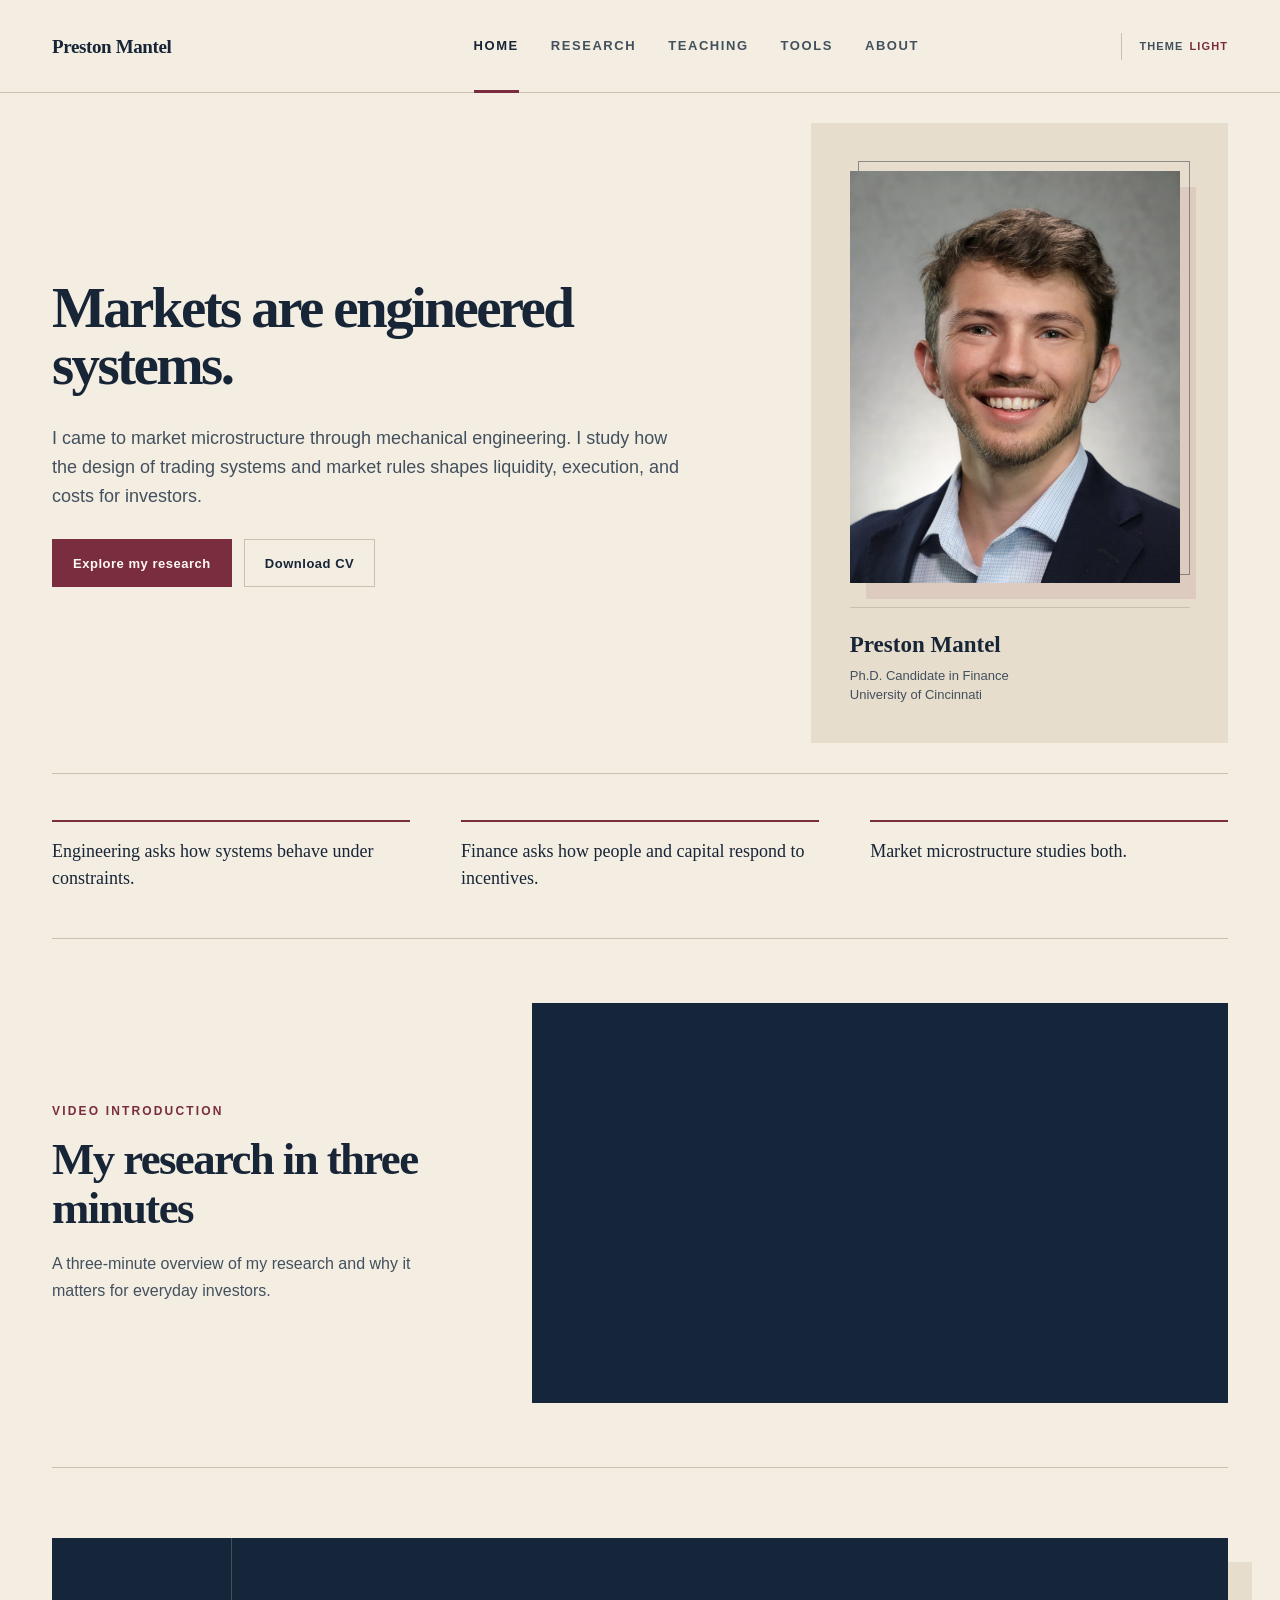
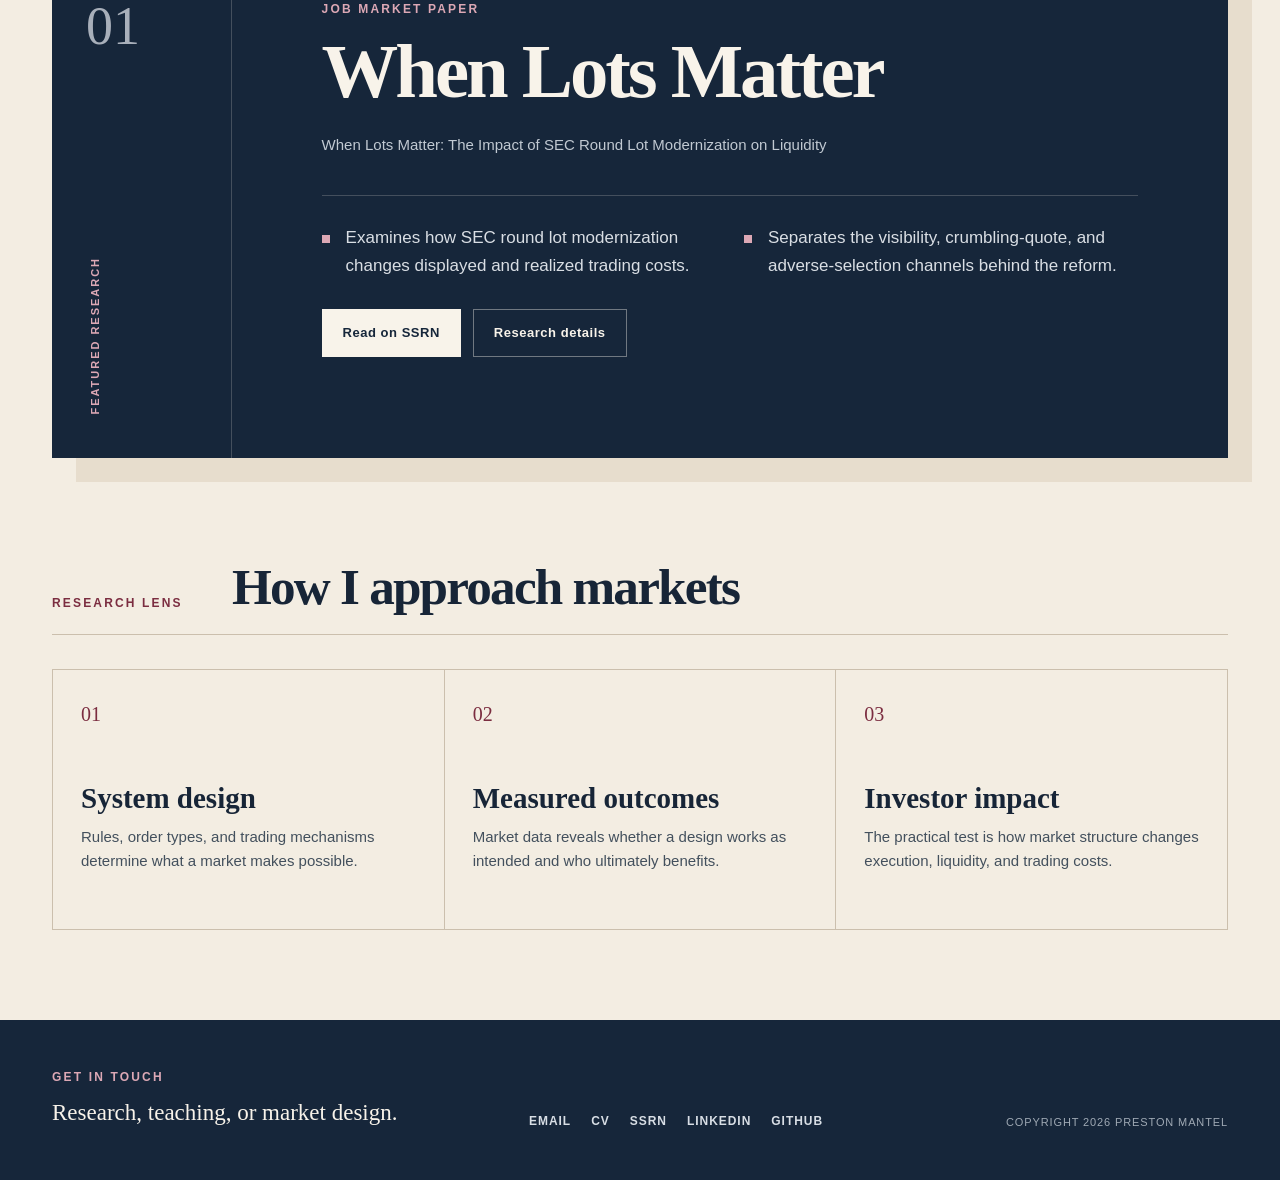
<file: site/index.html>
<!doctype html>
<html lang="en">
<head>
  <meta charset="utf-8">
  <meta name="viewport" content="width=device-width, initial-scale=1">
  <title>Preston Mantel | Finance Researcher</title>
  <meta name="description" content="I study market microstructure, retail order routing, market design, and liquidity, with a focus on how market rules shape trading costs for everyday investors.">
  <meta name="color-scheme" content="light dark">
  <meta name="theme-color" content="#f3ede2">
  <link rel="canonical" href="https://prestonmantel.com/">
  <meta property="og:title" content="Preston Mantel | Finance Researcher">
  <meta property="og:description" content="I study market microstructure, retail order routing, market design, and liquidity, with a focus on how market rules shape trading costs for everyday investors.">
  <meta property="og:type" content="website">
  <meta property="og:url" content="https://prestonmantel.com/">
  <meta property="og:image" content="https://prestonmantel.com/img/preston-mantel-social.png">
  <meta property="og:image:width" content="1600">
  <meta property="og:image:height" content="1000">
  <meta property="og:image:alt" content="Preston Mantel, finance researcher studying markets as engineered systems">
  <meta name="twitter:card" content="summary_large_image">
  <meta name="twitter:title" content="Preston Mantel | Finance Researcher">
  <meta name="twitter:description" content="I study market microstructure, retail order routing, market design, and liquidity, with a focus on how market rules shape trading costs for everyday investors.">
  <meta name="twitter:image" content="https://prestonmantel.com/img/preston-mantel-social.png">
  <link rel="icon" href="img/headshot.jpg" type="image/jpeg">
  <script>
    (function () {
      var saved = localStorage.getItem('theme');
      if (saved === 'light' || saved === 'dark') document.documentElement.dataset.theme = saved;
    }());
  </script>
  <link rel="stylesheet" href="css/style.css">
  <script type="application/ld+json">{"@context": "https://schema.org", "@type": "Person", "name": "Preston Mantel", "url": "https://prestonmantel.com/", "image": "https://prestonmantel.com/img/headshot.jpg", "jobTitle": "Ph.D. Candidate in Finance", "affiliation": {"@type": "CollegeOrUniversity", "name": "University of Cincinnati"}, "sameAs": ["https://ssrn.com/author=5758934", "https://www.linkedin.com/in/preston-mantel/", "https://github.com/jwalkingjew"]}</script>
</head>
<body data-page="home">
  <a class="skip-link" href="#main-content">Skip to content</a>
  <header class="site-header">
    <div class="header-inner">
      <a class="site-name" href="index.html" aria-label="Preston Mantel home">
        <span>Preston Mantel</span>
      </a>
      <div class="header-menu" id="site-menu">
        <nav class="site-nav" aria-label="Primary navigation"><a href="index.html" aria-current="page" class="active">Home</a><a href="research.html">Research</a><a href="teaching.html">Teaching</a><a href="tools.html">Tools</a><a href="about.html">About</a></nav>
        <button class="theme-toggle" type="button" aria-label="Change color theme" aria-pressed="false">
          <span class="theme-label">Theme</span>
          <span class="theme-value" aria-hidden="true">Light</span>
        </button>
      </div>
      <button class="menu-toggle" type="button" aria-controls="site-menu" aria-expanded="false">
        <span class="menu-toggle-label">Menu</span>
        <span class="menu-toggle-icon" aria-hidden="true"><span></span><span></span></span>
      </button>
    </div>
  </header>

  <main id="main-content" class="site-main"><section class="home-hero"><div class="hero-copy"><h1>Markets are engineered systems.</h1><p class="hero-intro">I came to market microstructure through mechanical engineering. I study how the design of trading systems and market rules shapes liquidity, execution, and costs for investors.</p><div class="hero-actions"><a href="research.html" class="button button-primary">Explore my research</a><a href="files/Mantel_CV.pdf" class="button button-secondary">Download CV</a></div></div><aside class="hero-profile"><div class="portrait-frame"><img src="img/headshot.jpg" alt="Portrait of Preston Mantel" width="640" height="800"></div><div class="profile-caption"><strong>Preston Mantel</strong><span>Ph.D. Candidate in Finance</span><span>University of Cincinnati</span></div></aside></section><section class="engineering-bridge" aria-label="Research perspective"><p>Engineering asks how systems behave under constraints.</p><span aria-hidden="true">+</span><p>Finance asks how people and capital respond to incentives.</p><span aria-hidden="true">=</span><p>Market microstructure studies both.</p></section><section class="video-section"><div class="video-copy"><p class="eyebrow">Video Introduction</p><h2>My research in three minutes</h2><p>A three-minute overview of my research and why it matters for everyday investors.</p></div><div class="video-frame"><iframe loading="lazy" src="https://www.youtube-nocookie.com/embed/kfaWmxFvUE8" title="Preston Mantel research overview" allow="accelerometer; autoplay; clipboard-write; encrypted-media; gyroscope; picture-in-picture" referrerpolicy="strict-origin-when-cross-origin" allowfullscreen></iframe></div></section><section class="featured-paper" id="round-lots" aria-labelledby="featured-title"><div class="featured-index"><span>01</span><span>Featured Research</span></div><div class="featured-main"><p class="eyebrow eyebrow-light">Job Market Paper</p><h2 id="featured-title">When Lots Matter</h2><p class="featured-full-title">When Lots Matter: The Impact of SEC Round Lot Modernization on Liquidity</p><ul><li>Examines how SEC round lot modernization changes displayed and realized trading costs.</li><li>Separates the visibility, crumbling-quote, and adverse-selection channels behind the reform.</li></ul><div class="featured-actions"><a href="https://papers.ssrn.com/sol3/papers.cfm?abstract_id=5757242" class="button button-light" rel="noopener">Read on SSRN</a><a href="research.html#round-lots" class="button button-outline-light">Research details</a></div></div></section><section class="research-lenses"><div class="section-heading"><p class="eyebrow">Research Lens</p><h2>How I approach markets</h2></div><div class="lens-grid"><article><span>01</span><h3>System design</h3><p>Rules, order types, and trading mechanisms determine what a market makes possible.</p></article><article><span>02</span><h3>Measured outcomes</h3><p>Market data reveals whether a design works as intended and who ultimately benefits.</p></article><article><span>03</span><h3>Investor impact</h3><p>The practical test is how market structure changes execution, liquidity, and trading costs.</p></article></div></section></main>

  <footer class="site-footer">
    <div class="footer-lead">
      <p class="eyebrow">Get in touch</p>
      <p>Research, teaching, or market design.</p>
    </div>
    <div class="footer-links"><a href="mailto:mantelpl@mail.uc.edu">Email</a><a href="files/Mantel_CV.pdf">CV</a><a href="https://ssrn.com/author=5758934" rel="noopener">SSRN</a><a href="https://www.linkedin.com/in/preston-mantel/" rel="noopener">LinkedIn</a><a href="https://github.com/jwalkingjew" rel="noopener">GitHub</a></div>
    <p class="copyright">Copyright 2026 Preston Mantel</p>
  </footer>
  <script src="js/site.js"></script>
</body>
</html>
</file>
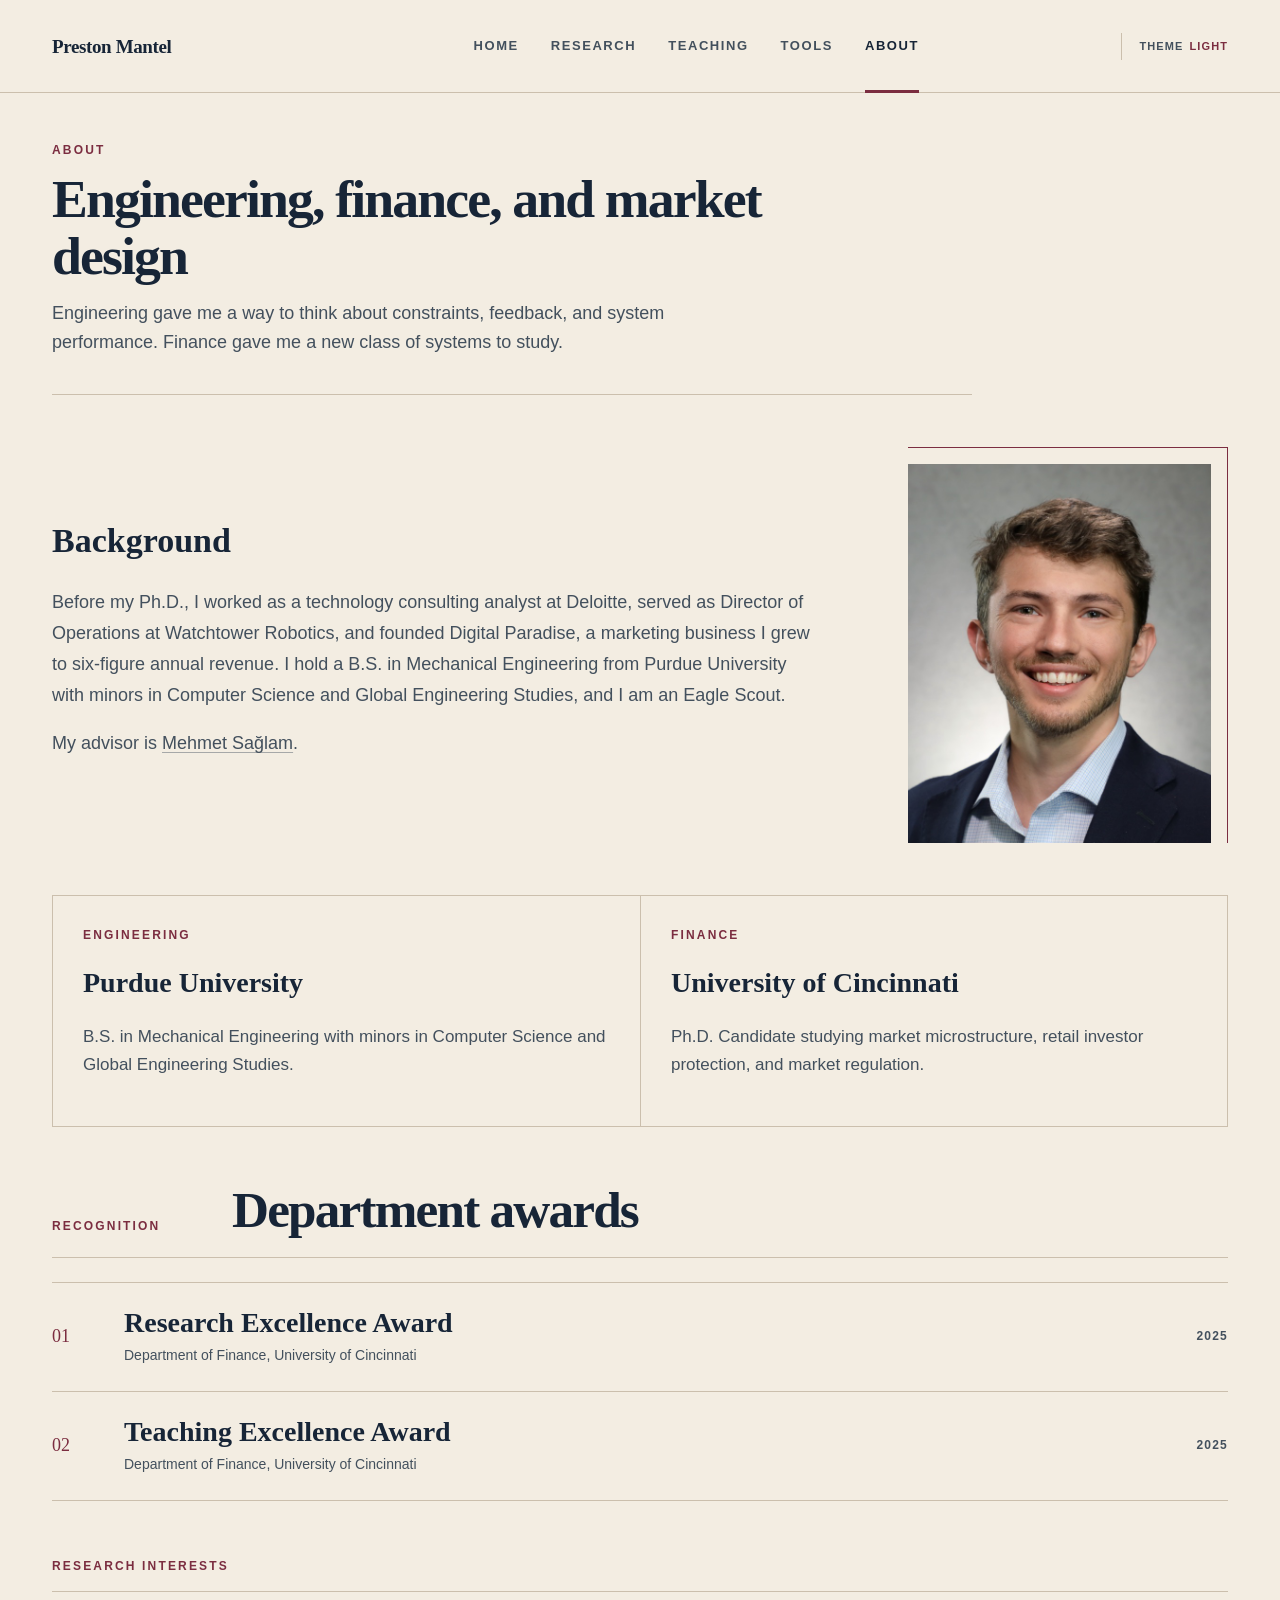
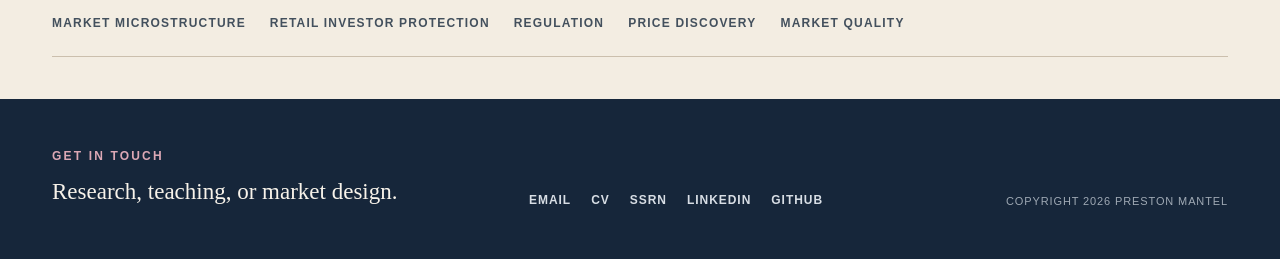
<file: site/about.html>
<!doctype html>
<html lang="en">
<head>
  <meta charset="utf-8">
  <meta name="viewport" content="width=device-width, initial-scale=1">
  <title>About | Preston Mantel</title>
  <meta name="description" content="Background, education, and research perspective of Preston Mantel.">
  <meta name="color-scheme" content="light dark">
  <meta name="theme-color" content="#f3ede2">
  <link rel="canonical" href="https://prestonmantel.com/about.html">
  <meta property="og:title" content="About | Preston Mantel">
  <meta property="og:description" content="Background, education, and research perspective of Preston Mantel.">
  <meta property="og:type" content="website">
  <meta property="og:url" content="https://prestonmantel.com/about.html">
  <meta property="og:image" content="https://prestonmantel.com/img/preston-mantel-social.png">
  <meta property="og:image:width" content="1600">
  <meta property="og:image:height" content="1000">
  <meta property="og:image:alt" content="Preston Mantel, finance researcher studying markets as engineered systems">
  <meta name="twitter:card" content="summary_large_image">
  <meta name="twitter:title" content="About | Preston Mantel">
  <meta name="twitter:description" content="Background, education, and research perspective of Preston Mantel.">
  <meta name="twitter:image" content="https://prestonmantel.com/img/preston-mantel-social.png">
  <link rel="icon" href="img/headshot.jpg" type="image/jpeg">
  <script>
    (function () {
      var saved = localStorage.getItem('theme');
      if (saved === 'light' || saved === 'dark') document.documentElement.dataset.theme = saved;
    }());
  </script>
  <link rel="stylesheet" href="css/style.css">
  <script type="application/ld+json">{"@context": "https://schema.org", "@type": "Person", "name": "Preston Mantel", "url": "https://prestonmantel.com/", "image": "https://prestonmantel.com/img/headshot.jpg", "jobTitle": "Ph.D. Candidate in Finance", "affiliation": {"@type": "CollegeOrUniversity", "name": "University of Cincinnati"}, "sameAs": ["https://ssrn.com/author=5758934", "https://www.linkedin.com/in/preston-mantel/", "https://github.com/jwalkingjew"]}</script>
</head>
<body data-page="about">
  <a class="skip-link" href="#main-content">Skip to content</a>
  <header class="site-header">
    <div class="header-inner">
      <a class="site-name" href="index.html" aria-label="Preston Mantel home">
        <span>Preston Mantel</span>
      </a>
      <div class="header-menu" id="site-menu">
        <nav class="site-nav" aria-label="Primary navigation"><a href="index.html">Home</a><a href="research.html">Research</a><a href="teaching.html">Teaching</a><a href="tools.html">Tools</a><a href="about.html" aria-current="page" class="active">About</a></nav>
        <button class="theme-toggle" type="button" aria-label="Change color theme" aria-pressed="false">
          <span class="theme-label">Theme</span>
          <span class="theme-value" aria-hidden="true">Light</span>
        </button>
      </div>
      <button class="menu-toggle" type="button" aria-controls="site-menu" aria-expanded="false">
        <span class="menu-toggle-label">Menu</span>
        <span class="menu-toggle-icon" aria-hidden="true"><span></span><span></span></span>
      </button>
    </div>
  </header>

  <main id="main-content" class="site-main"><header class="page-hero about-hero"><p class="eyebrow">About</p><h1>Engineering, finance, and market design</h1><p>Engineering gave me a way to think about constraints, feedback, and system performance. Finance gave me a new class of systems to study.</p></header><section class="about-grid"><div class="about-copy"><h2>Background</h2><p>Before my Ph.D., I worked as a technology consulting analyst at Deloitte, served as Director of Operations at Watchtower Robotics, and founded Digital Paradise, a marketing business I grew to six-figure annual revenue. I hold a B.S. in Mechanical Engineering from Purdue University with minors in Computer Science and Global Engineering Studies, and I am an Eagle Scout.</p><p>My advisor is <a href="https://www.business.uc.edu/faculty-research/finance/faculty/mehmet-saglam.html" rel="noopener">Mehmet Sağlam</a>.</p></div><aside><img src="img/headshot.jpg" alt="Preston Mantel" width="640" height="800"></aside></section><section class="path-grid"><article><p class="eyebrow">Engineering</p><h2>Purdue University</h2><p>B.S. in Mechanical Engineering with minors in Computer Science and Global Engineering Studies.</p></article><article><p class="eyebrow">Finance</p><h2>University of Cincinnati</h2><p>Ph.D. Candidate studying market microstructure, retail investor protection, and market regulation.</p></article></section><section class="recognition-section" aria-labelledby="recognition-title"><div class="section-heading"><p class="eyebrow">Recognition</p><h2 id="recognition-title">Department awards</h2></div><div class="recognition-list"><article><span class="recognition-number">01</span><div><h3>Research Excellence Award</h3><p>Department of Finance, University of Cincinnati</p></div><time datetime="2025">2025</time></article><article><span class="recognition-number">02</span><div><h3>Teaching Excellence Award</h3><p>Department of Finance, University of Cincinnati</p></div><time datetime="2025">2025</time></article></div></section><section class="interest-section"><p class="eyebrow">Research Interests</p><ul class="interest-list"><li>Market Microstructure</li><li>Retail Investor Protection</li><li>Regulation</li><li>Price Discovery</li><li>Market Quality</li></ul></section></main>

  <footer class="site-footer">
    <div class="footer-lead">
      <p class="eyebrow">Get in touch</p>
      <p>Research, teaching, or market design.</p>
    </div>
    <div class="footer-links"><a href="mailto:mantelpl@mail.uc.edu">Email</a><a href="files/Mantel_CV.pdf">CV</a><a href="https://ssrn.com/author=5758934" rel="noopener">SSRN</a><a href="https://www.linkedin.com/in/preston-mantel/" rel="noopener">LinkedIn</a><a href="https://github.com/jwalkingjew" rel="noopener">GitHub</a></div>
    <p class="copyright">Copyright 2026 Preston Mantel</p>
  </footer>
  <script src="js/site.js"></script>
</body>
</html>
</file>
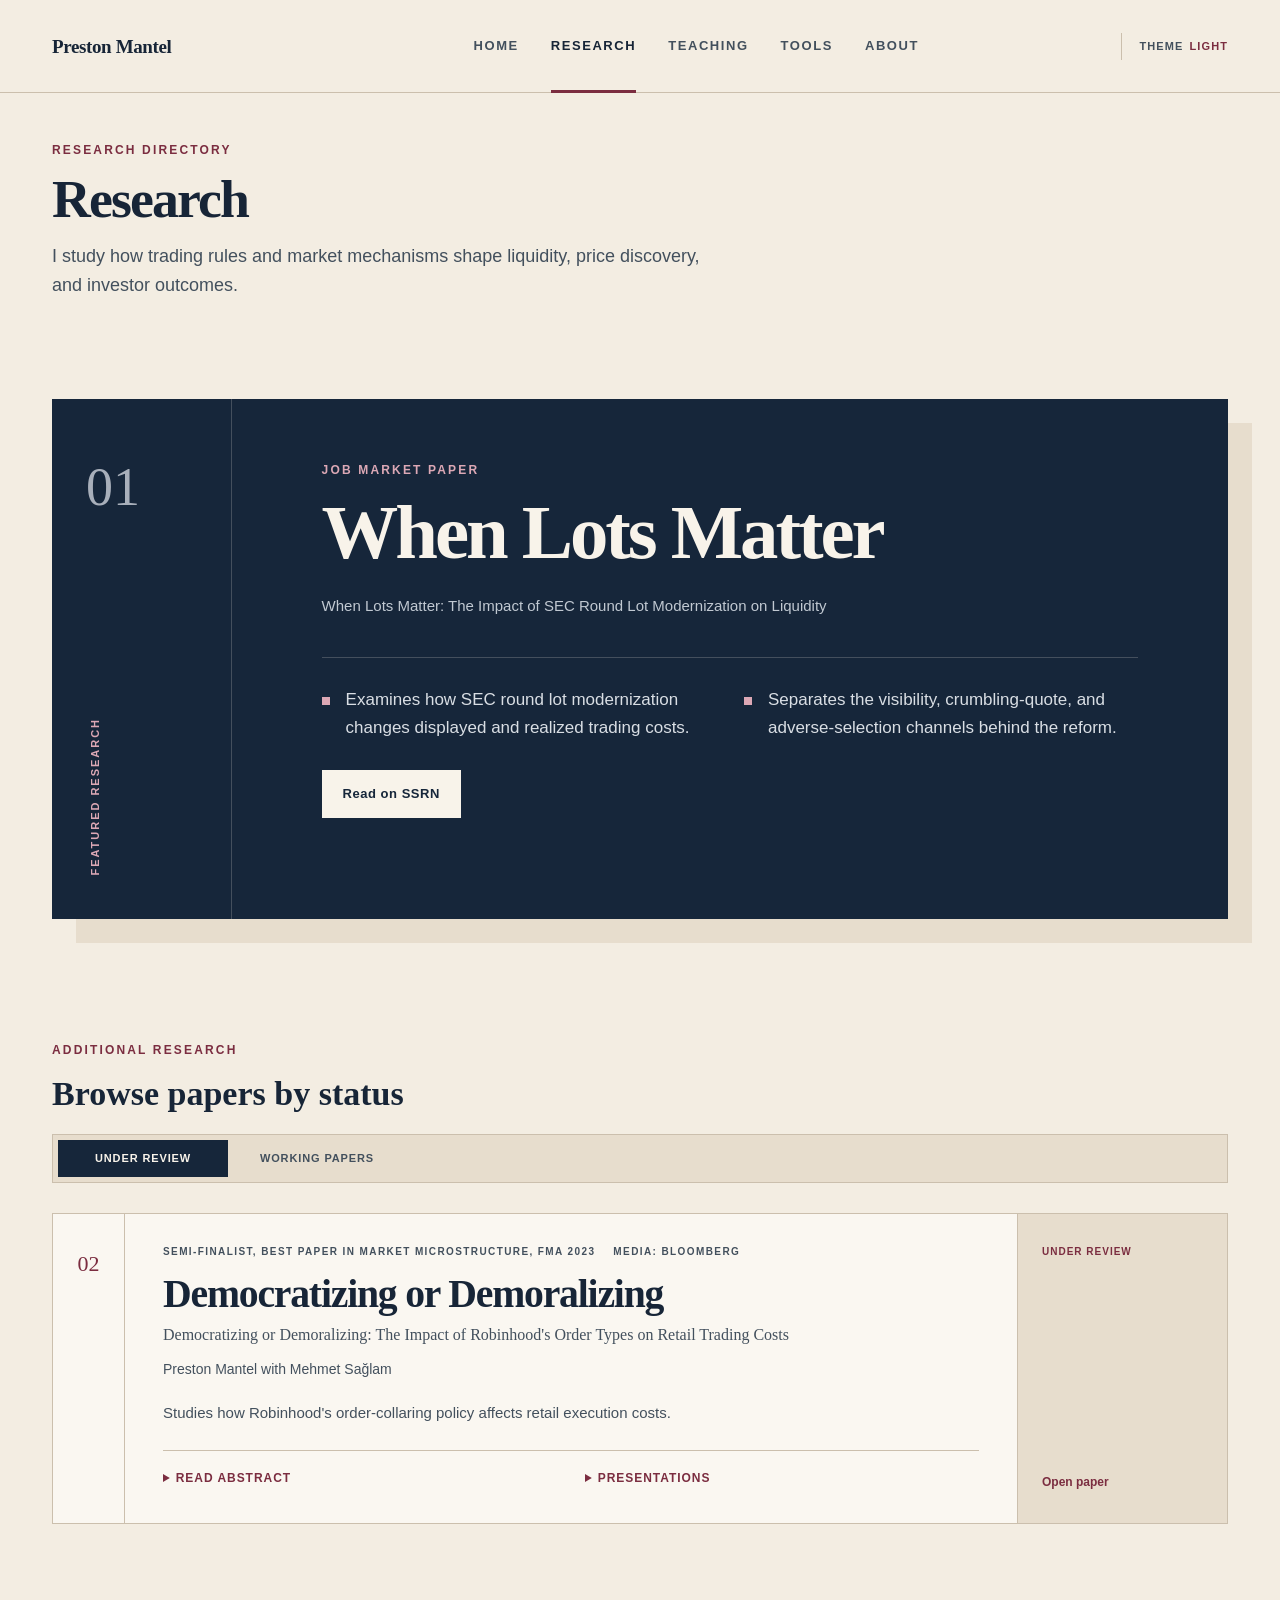
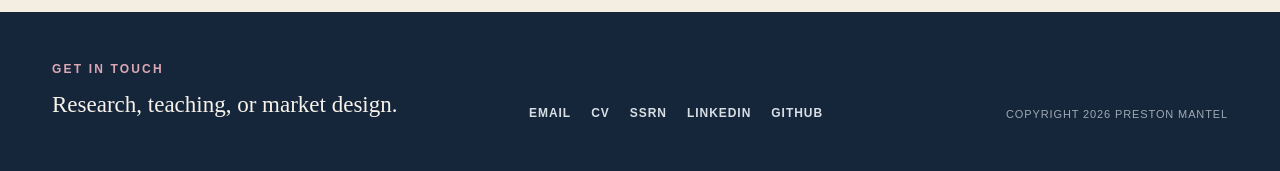
<file: site/research.html>
<!doctype html>
<html lang="en">
<head>
  <meta charset="utf-8">
  <meta name="viewport" content="width=device-width, initial-scale=1">
  <title>Research | Preston Mantel</title>
  <meta name="description" content="Research on market microstructure, market design, retail trading, and liquidity.">
  <meta name="color-scheme" content="light dark">
  <meta name="theme-color" content="#f3ede2">
  <link rel="canonical" href="https://prestonmantel.com/research.html">
  <meta property="og:title" content="Research | Preston Mantel">
  <meta property="og:description" content="Research on market microstructure, market design, retail trading, and liquidity.">
  <meta property="og:type" content="website">
  <meta property="og:url" content="https://prestonmantel.com/research.html">
  <meta property="og:image" content="https://prestonmantel.com/img/preston-mantel-social.png">
  <meta property="og:image:width" content="1600">
  <meta property="og:image:height" content="1000">
  <meta property="og:image:alt" content="Preston Mantel, finance researcher studying markets as engineered systems">
  <meta name="twitter:card" content="summary_large_image">
  <meta name="twitter:title" content="Research | Preston Mantel">
  <meta name="twitter:description" content="Research on market microstructure, market design, retail trading, and liquidity.">
  <meta name="twitter:image" content="https://prestonmantel.com/img/preston-mantel-social.png">
  <link rel="icon" href="img/headshot.jpg" type="image/jpeg">
  <script>
    (function () {
      var saved = localStorage.getItem('theme');
      if (saved === 'light' || saved === 'dark') document.documentElement.dataset.theme = saved;
    }());
  </script>
  <link rel="stylesheet" href="css/style.css">
  <script type="application/ld+json">{"@context": "https://schema.org", "@type": "Person", "name": "Preston Mantel", "url": "https://prestonmantel.com/", "image": "https://prestonmantel.com/img/headshot.jpg", "jobTitle": "Ph.D. Candidate in Finance", "affiliation": {"@type": "CollegeOrUniversity", "name": "University of Cincinnati"}, "sameAs": ["https://ssrn.com/author=5758934", "https://www.linkedin.com/in/preston-mantel/", "https://github.com/jwalkingjew"]}</script>
</head>
<body data-page="research">
  <a class="skip-link" href="#main-content">Skip to content</a>
  <header class="site-header">
    <div class="header-inner">
      <a class="site-name" href="index.html" aria-label="Preston Mantel home">
        <span>Preston Mantel</span>
      </a>
      <div class="header-menu" id="site-menu">
        <nav class="site-nav" aria-label="Primary navigation"><a href="index.html">Home</a><a href="research.html" aria-current="page" class="active">Research</a><a href="teaching.html">Teaching</a><a href="tools.html">Tools</a><a href="about.html">About</a></nav>
        <button class="theme-toggle" type="button" aria-label="Change color theme" aria-pressed="false">
          <span class="theme-label">Theme</span>
          <span class="theme-value" aria-hidden="true">Light</span>
        </button>
      </div>
      <button class="menu-toggle" type="button" aria-controls="site-menu" aria-expanded="false">
        <span class="menu-toggle-label">Menu</span>
        <span class="menu-toggle-icon" aria-hidden="true"><span></span><span></span></span>
      </button>
    </div>
  </header>

  <main id="main-content" class="site-main"><header class="page-hero directory-page-hero"><p class="eyebrow">Research Directory</p><h1>Research</h1><p>I study how trading rules and market mechanisms shape liquidity, price discovery, and investor outcomes.</p></header><section class="featured-paper" id="round-lots" aria-labelledby="featured-title"><div class="featured-index"><span>01</span><span>Featured Research</span></div><div class="featured-main"><p class="eyebrow eyebrow-light">Job Market Paper</p><h2 id="featured-title">When Lots Matter</h2><p class="featured-full-title">When Lots Matter: The Impact of SEC Round Lot Modernization on Liquidity</p><ul><li>Examines how SEC round lot modernization changes displayed and realized trading costs.</li><li>Separates the visibility, crumbling-quote, and adverse-selection channels behind the reform.</li></ul><div class="featured-actions"><a href="https://papers.ssrn.com/sol3/papers.cfm?abstract_id=5757242" class="button button-light" rel="noopener">Read on SSRN</a></div></div></section><section class="research-directory" data-tabset><div class="directory-heading"><p class="eyebrow">Additional Research</p><h2>Browse papers by status</h2></div><div class="directory-tabs" role="tablist" aria-label="Research categories"><button type="button" role="tab" id="research-tab-under-review" aria-controls="research-panel-under-review" aria-selected="true">Under Review</button><button type="button" role="tab" id="research-tab-working" aria-controls="research-panel-working" aria-selected="false" tabindex="-1">Working Papers</button></div><div class="directory-panel" id="research-panel-under-review" role="tabpanel" aria-labelledby="research-tab-under-review"><article class="directory-paper" id="collaring"><div class="directory-paper-number">02</div><div class="directory-paper-main"><div class="paper-labels"><span class="label label-muted">Semi-finalist, Best Paper in Market Microstructure, FMA 2023</span><span class="label label-muted">Media: Bloomberg</span></div><h3><a href="https://papers.ssrn.com/sol3/papers.cfm?abstract_id=4377192" rel="noopener">Democratizing or Demoralizing</a></h3><p class="directory-full-title">Democratizing or Demoralizing: The Impact of Robinhood&#x27;s Order Types on Retail Trading Costs</p><p class="paper-authors">Preston Mantel with Mehmet Sağlam</p><p class="directory-summary">Studies how Robinhood&#x27;s order-collaring policy affects retail execution costs.</p><div class="directory-details"><details class="abstract"><summary>Read abstract</summary><div class="abstract-copy"><p>Order collaring at Robinhood automatically converts default market orders into limit orders with a 5% spread over prior prices, advertised as protecting retail investors from unfavorable execution. However, we provide empirical evidence that this policy harms retail traders by increasing trading costs while generating outsized broker revenue. During regular trading hours, collared orders execute at an additional spread of 1.9 basis points compared to uncollared sell orders on the same stocks. In after-hours trading, a significant share of orders execute at the full 5% spread. Using SEC Rule 605 disclosures, we find that Robinhood&#x27;s marketable limit orders face 1.3 basis points higher effective spreads than market orders, a 15% increase in trading costs. Analysis of payment-for-order-flow revenues reveals that Robinhood&#x27;s collared orders generate 11 to 13 cents per share in additional broker revenue, a 21% premium relative to standard market orders from other brokers, revealing the financial incentive behind the policy. Aggregate retail losses reach up to $35 million per month. We establish causality through quasi-experiments exploiting Robinhood&#x27;s asymmetric buy and sell collaring, the sharp 5% discontinuity in after-hours trading, its after-hours extension in 2022, and its 2025 policy removal. Our analysis of the GameStop episode further reveals that order collaring amplifies extreme price movements in high-retail stocks.</p><p class="source-note">Source: Current research repository draft. Updated 2026-07-16.</p></div></details><details class="presentations"><summary>Presentations</summary><ul><li>Financial Management Association Annual Meeting, Chicago (2023)</li><li>The Microstructure Exchange, Stockholm (2023)</li><li>Southern Finance Association Annual Meeting (2024)</li></ul></details></div></div><aside class="directory-paper-meta"><strong>Under Review</strong><a href="https://papers.ssrn.com/sol3/papers.cfm?abstract_id=4377192" class="directory-action" rel="noopener">Open paper</a></aside></article></div><div class="directory-panel" id="research-panel-working" role="tabpanel" aria-labelledby="research-tab-working" hidden><article class="directory-paper" id="round-lots"><div class="directory-paper-number">03</div><div class="directory-paper-main"><h3><a href="https://papers.ssrn.com/sol3/papers.cfm?abstract_id=5757242" rel="noopener">When Lots Matter</a></h3><p class="directory-full-title">When Lots Matter: The Impact of SEC Round Lot Modernization on Liquidity</p><p class="paper-authors">Preston Mantel</p><p class="directory-summary">Examines how SEC round lot modernization changes displayed and realized trading costs.</p><div class="directory-details"><details class="abstract"><summary>Read abstract</summary><div class="abstract-copy"><p>When a transparency reform improves headline market quality metrics, how much of the improvement reaches investors? I provide the first empirical analysis of the SEC&#x27;s round lot modernization, which dynamically adjusts round lot sizes by price tier and lets smaller orders in high-priced stocks set the NBBO for the first time. Conducting an event study around the November 2025 compliance date, I document a sharp wedge between displayed and realized benefits: quoted spreads narrow by 18.4%, implying $10.5 billion in annual savings if every trade executed at the quote, but effective spreads narrow by only 6.7%, delivering $1.4 billion in realized savings. The seven-fold gap indicates that the reform primarily redistributes trade execution within the spread rather than reducing trading costs dollar-for-dollar. To explain the wedge, I disentangle two channels of inside-the-quote activity. The mechanical channel, crumbling quotes, significantly amplifies welfare gains, while the information channel, adverse selection, is insignificant for spread outcomes. The reform succeeds by making residual quotes visible, not by resolving information asymmetry, and ETFs, which face the same lot reduction without meaningful adverse selection or crumbling-quote exposure, replicate the visibility effects without the welfare gains. The reform also alters optimal stock split design by making post-split liquidity sensitive to round lot reassessment timing.</p><p class="source-note">Source: Current research repository draft. Updated 2026-07-16.</p></div></details></div></div><aside class="directory-paper-meta"><strong>Working Paper</strong><a href="https://papers.ssrn.com/sol3/papers.cfm?abstract_id=5757242" class="directory-action" rel="noopener">Open paper</a></aside></article><article class="directory-paper" id="prediction-markets"><div class="directory-paper-number">04</div><div class="directory-paper-main"><h3>Taker Delays and Liquidity Provision</h3><p class="directory-full-title">Taker Delays and Liquidity Provision in Prediction Markets</p><p class="paper-authors">Preston Mantel</p><p class="directory-summary">Studies how taker delays protect resting orders in short-duration prediction markets.</p><div class="directory-details"><details class="abstract"><summary>Read abstract</summary><div class="abstract-copy"><p>I study what happens when a market gives resting orders latency protection against traders who react to a fully public payoff signal. Polymarket introduced a 500-millisecond taker delay on 15-minute and 1-hour crypto Up or Down contracts on November 14, 2025, leaving longer-duration crypto contracts on the same underlyings untreated. Synchronizing the Polymarket order book with Binance tick data, I show the protection worked at the mechanism level: after sharp external price jumps, the probability that a stale resting quote is hit within two seconds falls by 9 percentage points relative to within-crypto controls, and the fast aggressive traders who had been earning 1.8 cents per take see that edge compressed by roughly a quarter without reducing their activity. The rents were competed away through entry, which is the paper&#x27;s central causal result: treated markets gain 21.0 maker addresses per market and log maker count rises by 0.28, with clean pre-trends. On-chain settlement records show 105,474 new maker addresses entering during the protected regime and supplying 59% of its maker volume, while average per-fill maker profitability is unchanged, consistent with free entry. Turnover is extreme, and 81% of delay-era addresses exit within three months of the delay&#x27;s removal. Forecast accuracy is unchanged. Latency protection reallocated rents from fast takers to a broader, largely transient population of liquidity suppliers without degrading information aggregation.</p><p class="source-note">Source: Current research repository draft. Updated 2026-07-16.</p></div></details></div></div><aside class="directory-paper-meta"><strong>Working Paper</strong><span class="availability">Draft available upon request</span></aside></article><article class="directory-paper" id="counterparty-interest"><div class="directory-paper-number">05</div><div class="directory-paper-main"><h3>Discriminatory Market Making</h3><p class="directory-full-title">Discriminatory Market Making: Evidence from Institutional Trades</p><p class="paper-authors">Preston Mantel with Mehmet Sağlam</p><p class="directory-summary">Tests whether market makers price institutional clients according to inferred informativeness.</p><div class="directory-details"><details class="abstract"><summary>Read abstract</summary><div class="abstract-copy"><p>We test whether market makers learn about and discriminate against informed institutional clients. Using proprietary data on institutional parent and child orders spanning January 2011 to March 2012, we construct a strictly backward-looking measure of client informativeness based on lagged cumulative price impact. Despite high persistence in client informativeness, we find no evidence that market makers discriminate against informed clients. The interaction between market maker fills and client informativeness is statistically insignificant across price-impact horizons, for both effective spreads and price improvement. This null result holds in both in-sample and walk-forward out-of-sample classifications, despite evidence that informed clients impose real costs on market makers. However, we document that market makers do learn from bilateral experience. When an individual market maker has lost money filling a specific client, it subsequently charges wider effective spreads and provides less price improvement. This bilateral learning is asymmetric, with losses having approximately three times the impact of gains, and is purely bilateral. A market maker&#x27;s pricing responds to its own experience with a client but not to other market makers&#x27; experience with the same client. The bilateral adjustment does not depend on whether the client is classified as informed, suggesting that market makers respond to their own profit and loss rather than to client informativeness itself. Clients respond strategically, routing significantly more volume to market makers that offered better prices, creating a two-sided equilibrium.</p><p class="source-note">Source: Current research repository draft. Updated 2026-07-16.</p></div></details></div></div><aside class="directory-paper-meta"><strong>Working Paper</strong><span class="availability">Draft available upon request</span></aside></article><article class="directory-paper" id="active-etfs"><div class="directory-paper-number">06</div><div class="directory-paper-main"><h3>Actively Traded ETFs</h3><p class="paper-authors">Preston Mantel with Mehmet Sağlam and Tugkan Tuzun <span>(Federal Reserve Board)</span></p><p class="directory-summary">Examines conflicts between managers and investors using trades from actively traded ETFs.</p><div class="directory-details"></div></div><aside class="directory-paper-meta"><strong>Working Paper</strong><span class="availability">Draft available upon request</span></aside></article></div></section></main>

  <footer class="site-footer">
    <div class="footer-lead">
      <p class="eyebrow">Get in touch</p>
      <p>Research, teaching, or market design.</p>
    </div>
    <div class="footer-links"><a href="mailto:mantelpl@mail.uc.edu">Email</a><a href="files/Mantel_CV.pdf">CV</a><a href="https://ssrn.com/author=5758934" rel="noopener">SSRN</a><a href="https://www.linkedin.com/in/preston-mantel/" rel="noopener">LinkedIn</a><a href="https://github.com/jwalkingjew" rel="noopener">GitHub</a></div>
    <p class="copyright">Copyright 2026 Preston Mantel</p>
  </footer>
  <script src="js/site.js"></script>
</body>
</html>
</file>
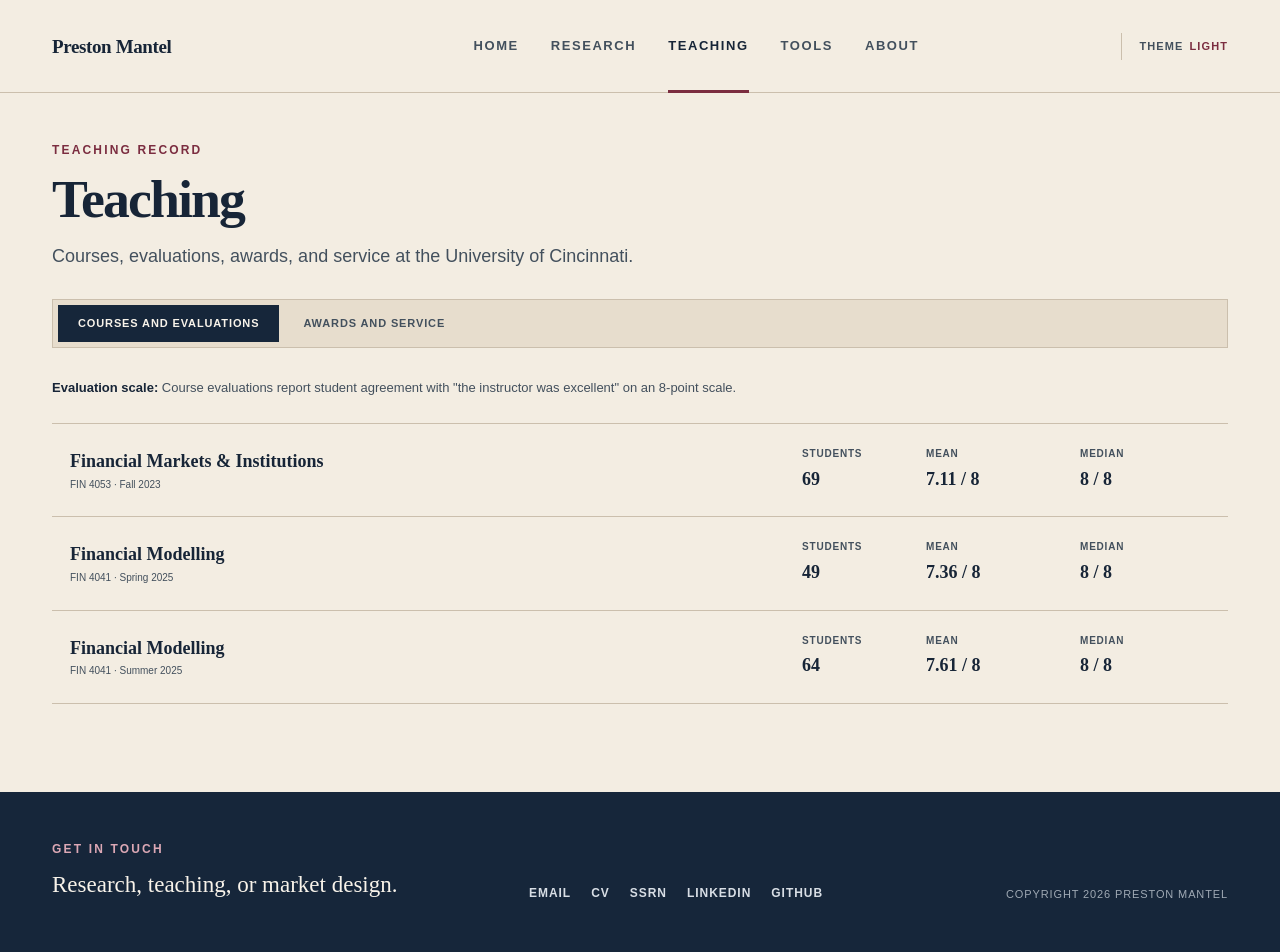
<file: site/teaching.html>
<!doctype html>
<html lang="en">
<head>
  <meta charset="utf-8">
  <meta name="viewport" content="width=device-width, initial-scale=1">
  <title>Teaching | Preston Mantel</title>
  <meta name="description" content="Teaching experience, instructor evaluations, awards, and service at the University of Cincinnati.">
  <meta name="color-scheme" content="light dark">
  <meta name="theme-color" content="#f3ede2">
  <link rel="canonical" href="https://prestonmantel.com/teaching.html">
  <meta property="og:title" content="Teaching | Preston Mantel">
  <meta property="og:description" content="Teaching experience, instructor evaluations, awards, and service at the University of Cincinnati.">
  <meta property="og:type" content="website">
  <meta property="og:url" content="https://prestonmantel.com/teaching.html">
  <meta property="og:image" content="https://prestonmantel.com/img/preston-mantel-social.png">
  <meta property="og:image:width" content="1600">
  <meta property="og:image:height" content="1000">
  <meta property="og:image:alt" content="Preston Mantel, finance researcher studying markets as engineered systems">
  <meta name="twitter:card" content="summary_large_image">
  <meta name="twitter:title" content="Teaching | Preston Mantel">
  <meta name="twitter:description" content="Teaching experience, instructor evaluations, awards, and service at the University of Cincinnati.">
  <meta name="twitter:image" content="https://prestonmantel.com/img/preston-mantel-social.png">
  <link rel="icon" href="img/headshot.jpg" type="image/jpeg">
  <script>
    (function () {
      var saved = localStorage.getItem('theme');
      if (saved === 'light' || saved === 'dark') document.documentElement.dataset.theme = saved;
    }());
  </script>
  <link rel="stylesheet" href="css/style.css">
  <script type="application/ld+json">{"@context": "https://schema.org", "@type": "Person", "name": "Preston Mantel", "url": "https://prestonmantel.com/", "image": "https://prestonmantel.com/img/headshot.jpg", "jobTitle": "Ph.D. Candidate in Finance", "affiliation": {"@type": "CollegeOrUniversity", "name": "University of Cincinnati"}, "sameAs": ["https://ssrn.com/author=5758934", "https://www.linkedin.com/in/preston-mantel/", "https://github.com/jwalkingjew"]}</script>
</head>
<body data-page="teaching">
  <a class="skip-link" href="#main-content">Skip to content</a>
  <header class="site-header">
    <div class="header-inner">
      <a class="site-name" href="index.html" aria-label="Preston Mantel home">
        <span>Preston Mantel</span>
      </a>
      <div class="header-menu" id="site-menu">
        <nav class="site-nav" aria-label="Primary navigation"><a href="index.html">Home</a><a href="research.html">Research</a><a href="teaching.html" aria-current="page" class="active">Teaching</a><a href="tools.html">Tools</a><a href="about.html">About</a></nav>
        <button class="theme-toggle" type="button" aria-label="Change color theme" aria-pressed="false">
          <span class="theme-label">Theme</span>
          <span class="theme-value" aria-hidden="true">Light</span>
        </button>
      </div>
      <button class="menu-toggle" type="button" aria-controls="site-menu" aria-expanded="false">
        <span class="menu-toggle-label">Menu</span>
        <span class="menu-toggle-icon" aria-hidden="true"><span></span><span></span></span>
      </button>
    </div>
  </header>

  <main id="main-content" class="site-main"><header class="page-hero directory-page-hero"><p class="eyebrow">Teaching Record</p><h1>Teaching</h1><p>Courses, evaluations, awards, and service at the University of Cincinnati.</p></header><section class="teaching-directory" data-tabset><div class="directory-tabs" role="tablist" aria-label="Teaching categories"><button type="button" role="tab" id="teaching-tab-courses" aria-controls="teaching-panel-courses" aria-selected="true">Courses and Evaluations</button><button type="button" role="tab" id="teaching-tab-service" aria-controls="teaching-panel-service" aria-selected="false" tabindex="-1">Awards and Service</button></div><div class="directory-panel evaluation-directory teaching-records" id="teaching-panel-courses" role="tabpanel" aria-labelledby="teaching-tab-courses"><p class="evaluation-context"><strong>Evaluation scale:</strong> Course evaluations report student agreement with &quot;the instructor was excellent&quot; on an 8-point scale.</p><div class="evaluation-row"><div><strong>Financial Markets &amp; Institutions</strong><span>FIN 4053 · Fall 2023</span></div><div><small>Students</small><strong>69</strong></div><div><small>Mean</small><strong>7.11 / 8</strong></div><div><small>Median</small><strong>8 / 8</strong></div></div><div class="evaluation-row"><div><strong>Financial Modelling</strong><span>FIN 4041 · Spring 2025</span></div><div><small>Students</small><strong>49</strong></div><div><small>Mean</small><strong>7.36 / 8</strong></div><div><small>Median</small><strong>8 / 8</strong></div></div><div class="evaluation-row"><div><strong>Financial Modelling</strong><span>FIN 4041 · Summer 2025</span></div><div><small>Students</small><strong>64</strong></div><div><small>Mean</small><strong>7.61 / 8</strong></div><div><small>Median</small><strong>8 / 8</strong></div></div></div><div class="directory-panel recognition-service-directory" id="teaching-panel-service" role="tabpanel" aria-labelledby="teaching-tab-service" hidden><section class="record-group" aria-labelledby="teaching-awards-title"><p class="eyebrow">Recognition</p><h2 id="teaching-awards-title">Honors and Awards</h2><div class="award-service-list"><article class="award-service-row"><div><h3>Research Excellence Award</h3><p>Department of Finance, University of Cincinnati</p></div><time datetime="2025">2025</time></article><article class="award-service-row"><div><h3>Teaching Excellence Award</h3><p>Department of Finance, University of Cincinnati</p></div><time datetime="2025">2025</time></article></div></section><section class="record-group" aria-labelledby="teaching-service-title"><p class="eyebrow">Service</p><h2 id="teaching-service-title">Service and Mentorship</h2><div class="award-service-list"><article class="award-service-row service-entry"><div><h3>Advisor, Bloomberg Trading Competition student team, University of Cincinnati</h3></div></article></div></section></div></section></main>

  <footer class="site-footer">
    <div class="footer-lead">
      <p class="eyebrow">Get in touch</p>
      <p>Research, teaching, or market design.</p>
    </div>
    <div class="footer-links"><a href="mailto:mantelpl@mail.uc.edu">Email</a><a href="files/Mantel_CV.pdf">CV</a><a href="https://ssrn.com/author=5758934" rel="noopener">SSRN</a><a href="https://www.linkedin.com/in/preston-mantel/" rel="noopener">LinkedIn</a><a href="https://github.com/jwalkingjew" rel="noopener">GitHub</a></div>
    <p class="copyright">Copyright 2026 Preston Mantel</p>
  </footer>
  <script src="js/site.js"></script>
</body>
</html>
</file>
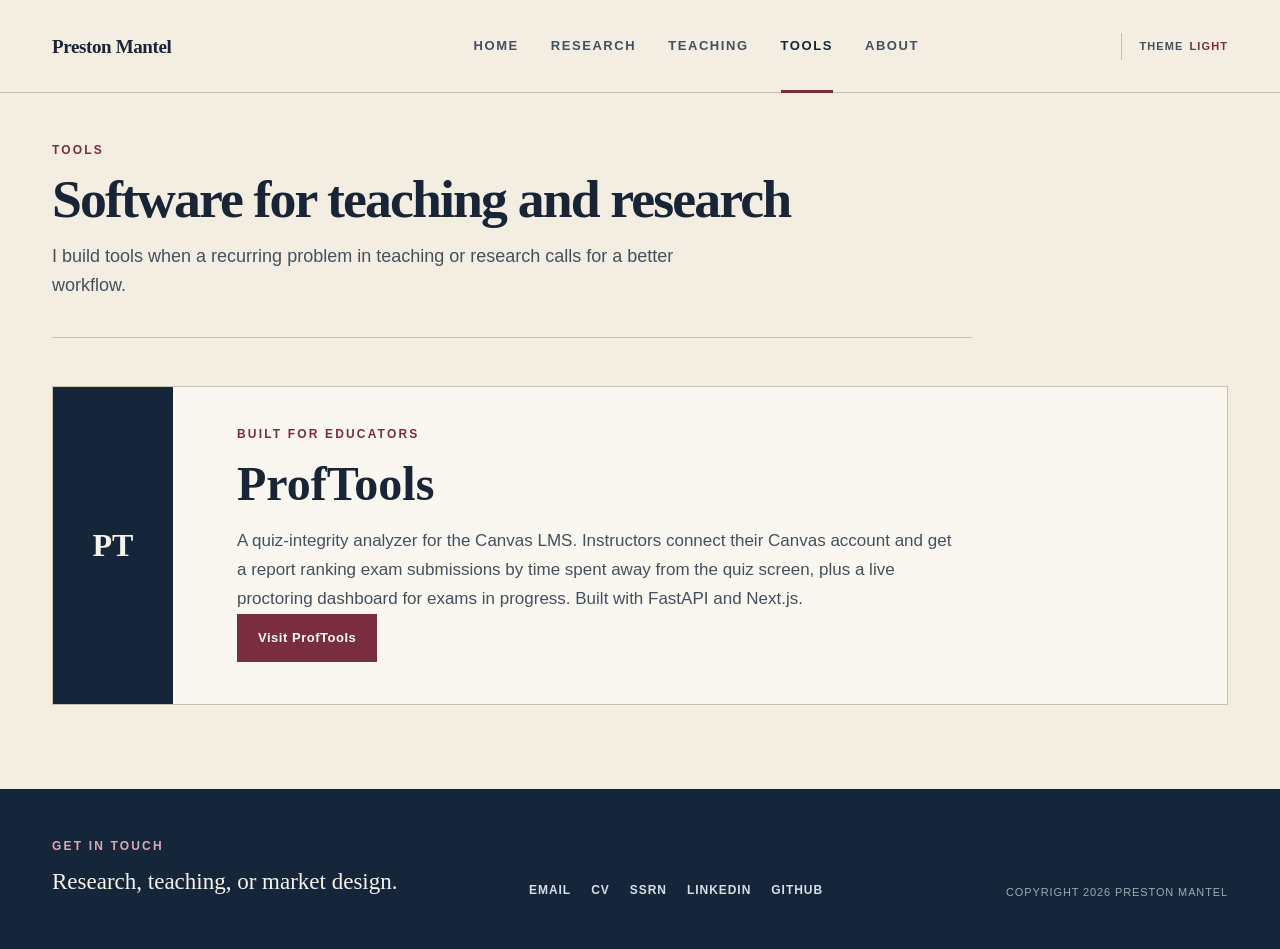
<file: site/tools.html>
<!doctype html>
<html lang="en">
<head>
  <meta charset="utf-8">
  <meta name="viewport" content="width=device-width, initial-scale=1">
  <title>Tools | Preston Mantel</title>
  <meta name="description" content="Research and teaching tools built by Preston Mantel.">
  <meta name="color-scheme" content="light dark">
  <meta name="theme-color" content="#f3ede2">
  <link rel="canonical" href="https://prestonmantel.com/tools.html">
  <meta property="og:title" content="Tools | Preston Mantel">
  <meta property="og:description" content="Research and teaching tools built by Preston Mantel.">
  <meta property="og:type" content="website">
  <meta property="og:url" content="https://prestonmantel.com/tools.html">
  <meta property="og:image" content="https://prestonmantel.com/img/preston-mantel-social.png">
  <meta property="og:image:width" content="1600">
  <meta property="og:image:height" content="1000">
  <meta property="og:image:alt" content="Preston Mantel, finance researcher studying markets as engineered systems">
  <meta name="twitter:card" content="summary_large_image">
  <meta name="twitter:title" content="Tools | Preston Mantel">
  <meta name="twitter:description" content="Research and teaching tools built by Preston Mantel.">
  <meta name="twitter:image" content="https://prestonmantel.com/img/preston-mantel-social.png">
  <link rel="icon" href="img/headshot.jpg" type="image/jpeg">
  <script>
    (function () {
      var saved = localStorage.getItem('theme');
      if (saved === 'light' || saved === 'dark') document.documentElement.dataset.theme = saved;
    }());
  </script>
  <link rel="stylesheet" href="css/style.css">
  <script type="application/ld+json">{"@context": "https://schema.org", "@type": "Person", "name": "Preston Mantel", "url": "https://prestonmantel.com/", "image": "https://prestonmantel.com/img/headshot.jpg", "jobTitle": "Ph.D. Candidate in Finance", "affiliation": {"@type": "CollegeOrUniversity", "name": "University of Cincinnati"}, "sameAs": ["https://ssrn.com/author=5758934", "https://www.linkedin.com/in/preston-mantel/", "https://github.com/jwalkingjew"]}</script>
</head>
<body data-page="tools">
  <a class="skip-link" href="#main-content">Skip to content</a>
  <header class="site-header">
    <div class="header-inner">
      <a class="site-name" href="index.html" aria-label="Preston Mantel home">
        <span>Preston Mantel</span>
      </a>
      <div class="header-menu" id="site-menu">
        <nav class="site-nav" aria-label="Primary navigation"><a href="index.html">Home</a><a href="research.html">Research</a><a href="teaching.html">Teaching</a><a href="tools.html" aria-current="page" class="active">Tools</a><a href="about.html">About</a></nav>
        <button class="theme-toggle" type="button" aria-label="Change color theme" aria-pressed="false">
          <span class="theme-label">Theme</span>
          <span class="theme-value" aria-hidden="true">Light</span>
        </button>
      </div>
      <button class="menu-toggle" type="button" aria-controls="site-menu" aria-expanded="false">
        <span class="menu-toggle-label">Menu</span>
        <span class="menu-toggle-icon" aria-hidden="true"><span></span><span></span></span>
      </button>
    </div>
  </header>

  <main id="main-content" class="site-main"><header class="page-hero"><p class="eyebrow">Tools</p><h1>Software for teaching and research</h1><p>I build tools when a recurring problem in teaching or research calls for a better workflow.</p></header><section class="tools-list"><article class="tool-card"><div class="tool-mark" aria-hidden="true">PT</div><div><p class="eyebrow">Built for educators</p><h2>ProfTools</h2><p>A quiz-integrity analyzer for the Canvas LMS. Instructors connect their Canvas account and get a report ranking exam submissions by time spent away from the quiz screen, plus a live proctoring dashboard for exams in progress. Built with FastAPI and Next.js.</p><a href="https://www.myproftools.com/" class="button button-primary" rel="noopener">Visit ProfTools</a></div></article></section></main>

  <footer class="site-footer">
    <div class="footer-lead">
      <p class="eyebrow">Get in touch</p>
      <p>Research, teaching, or market design.</p>
    </div>
    <div class="footer-links"><a href="mailto:mantelpl@mail.uc.edu">Email</a><a href="files/Mantel_CV.pdf">CV</a><a href="https://ssrn.com/author=5758934" rel="noopener">SSRN</a><a href="https://www.linkedin.com/in/preston-mantel/" rel="noopener">LinkedIn</a><a href="https://github.com/jwalkingjew" rel="noopener">GitHub</a></div>
    <p class="copyright">Copyright 2026 Preston Mantel</p>
  </footer>
  <script src="js/site.js"></script>
</body>
</html>
</file>
<file: site/css/style.css>
:root {
  color-scheme: light;
  --paper: #f3ede2;
  --paper-deep: #e7ddcd;
  --paper-light: #faf7f1;
  --ink: #172537;
  --ink-soft: #43505d;
  --accent: #7b2d40;
  --accent-dark: #562032;
  --rule: #cbbfad;
  --navy: #16263a;
  --navy-raised: #203247;
  --on-navy: #f8f3ea;
  --shadow: rgba(43, 31, 22, 0.13);
  --sans: "Avenir Next", Avenir, "Helvetica Neue", Helvetica, Arial, sans-serif;
  --serif: Charter, "Bitstream Charter", "Sitka Text", Cambria, Georgia, serif;
}

:root[data-theme="dark"] {
  color-scheme: dark;
  --paper: #151b22;
  --paper-deep: #1e2731;
  --paper-light: #202a35;
  --ink: #f0eadf;
  --ink-soft: #bbc2c7;
  --accent: #d58396;
  --accent-dark: #e7a5b4;
  --rule: #3d4854;
  --navy: #0c131b;
  --navy-raised: #17222d;
  --on-navy: #f4eee4;
  --shadow: rgba(0, 0, 0, 0.28);
}

* {
  box-sizing: border-box;
}

html {
  scroll-behavior: smooth;
}

body {
  margin: 0;
  overflow-x: clip;
  color: var(--ink);
  background: var(--paper);
  font-family: var(--sans);
  font-size: 17px;
  line-height: 1.65;
  text-rendering: optimizeLegibility;
}

img {
  display: block;
  max-width: 100%;
}

a {
  color: inherit;
  text-decoration-color: color-mix(in srgb, currentColor 44%, transparent);
  text-underline-offset: 0.18em;
  text-decoration-thickness: 1px;
}

a:hover {
  text-decoration-color: currentColor;
}

button,
a {
  -webkit-tap-highlight-color: transparent;
}

:focus-visible {
  outline: 3px solid var(--accent);
  outline-offset: 4px;
}

.skip-link {
  position: fixed;
  z-index: 100;
  top: 0.75rem;
  left: 0.75rem;
  padding: 0.7rem 1rem;
  color: var(--paper);
  background: var(--ink);
  transform: translateY(-180%);
}

.skip-link:focus {
  transform: translateY(0);
}

.site-header {
  position: sticky;
  z-index: 20;
  top: 0;
  background: color-mix(in srgb, var(--paper) 94%, transparent);
  border-bottom: 1px solid var(--rule);
  backdrop-filter: blur(14px);
}

.header-inner {
  display: grid;
  grid-template-columns: 220px 1fr auto;
  align-items: stretch;
  max-width: 1440px;
  min-height: 92px;
  margin: 0 auto;
  padding: 0 52px;
}

.site-name {
  display: flex;
  align-self: center;
  width: fit-content;
  font-family: var(--serif);
  font-size: 19px;
  font-weight: 700;
  line-height: 1;
  letter-spacing: -0.02em;
  text-decoration: none;
  white-space: nowrap;
}

.header-menu {
  display: contents;
}

.site-nav {
  display: flex;
  align-items: stretch;
  justify-content: center;
  gap: 32px;
}

.site-nav a {
  position: relative;
  display: flex;
  align-items: center;
  color: var(--ink-soft);
  font-size: 13px;
  font-weight: 700;
  letter-spacing: 0.12em;
  text-decoration: none;
  text-transform: uppercase;
}

.site-nav a::after {
  position: absolute;
  right: 0;
  bottom: -1px;
  left: 0;
  height: 3px;
  background: var(--accent);
  content: "";
  opacity: 0;
  transform: scaleX(0.4);
  transition: opacity 160ms ease, transform 160ms ease;
}

.site-nav a:hover,
.site-nav a.active {
  color: var(--ink);
}

.site-nav a.active::after,
.site-nav a:hover::after {
  opacity: 1;
  transform: scaleX(1);
}

.theme-toggle {
  display: flex;
  align-items: center;
  align-self: center;
  gap: 6px;
  padding: 8px 0 8px 18px;
  color: var(--ink-soft);
  background: none;
  border: 0;
  border-left: 1px solid var(--rule);
  font: 700 11px/1 var(--sans);
  letter-spacing: 0.1em;
  cursor: pointer;
  text-transform: uppercase;
}

.theme-value {
  color: var(--accent);
}

.menu-toggle {
  display: none;
}

.site-main {
  max-width: 1440px;
  min-height: 65vh;
  margin: 0 auto;
  padding: 0 52px;
}

.eyebrow {
  margin: 0 0 14px;
  color: var(--accent);
  font-size: 12px;
  font-weight: 800;
  letter-spacing: 0.18em;
  text-transform: uppercase;
}

.eyebrow-light {
  color: #dca8b5;
}

.home-hero {
  display: grid;
  grid-template-columns: minmax(0, 1.7fr) minmax(320px, 1fr);
  min-height: min(680px, calc(100svh - 92px));
  gap: clamp(28px, 4vw, 64px);
}

.hero-copy {
  display: flex;
  flex-direction: column;
  justify-content: center;
  padding: clamp(52px, 6vw, 82px) 0;
}

.hero-copy h1 {
  max-width: 760px;
  margin: 0;
  font-family: var(--serif);
  font-size: clamp(50px, 4.45vw, 72px);
  font-weight: 600;
  line-height: 1.01;
  letter-spacing: -0.045em;
}

.hero-intro {
  max-width: 640px;
  margin: 30px 0 0;
  color: var(--ink-soft);
  font-size: clamp(18px, 1.35vw, 21px);
  line-height: 1.62;
}

.hero-actions,
.featured-actions,
.paper-actions {
  display: flex;
  flex-wrap: wrap;
  gap: 12px;
  margin-top: 28px;
}

.button {
  display: inline-flex;
  align-items: center;
  justify-content: center;
  min-height: 48px;
  padding: 0 20px;
  border: 1px solid transparent;
  font-size: 13px;
  font-weight: 800;
  letter-spacing: 0.04em;
  text-decoration: none;
  transition: background-color 150ms ease, color 150ms ease, border-color 150ms ease, transform 150ms ease;
}

.button:hover {
  transform: translateY(-2px);
}

.button-primary {
  color: #fffaf2;
  background: var(--accent);
  border-color: var(--accent);
}

.button-primary:hover {
  background: var(--accent-dark);
  border-color: var(--accent-dark);
}

.button-secondary {
  color: var(--ink);
  background: transparent;
  border-color: var(--rule);
}

.button-secondary:hover {
  border-color: var(--ink);
}

.button-light {
  color: var(--navy);
  background: var(--on-navy);
}

.button-outline-light {
  color: var(--on-navy);
  border-color: color-mix(in srgb, var(--on-navy) 40%, transparent);
}

.button-outline-light:hover {
  border-color: var(--on-navy);
}

.hero-profile {
  display: flex;
  flex-direction: column;
  justify-content: center;
  align-self: center;
  min-width: 0;
  padding: clamp(26px, 3vw, 40px);
  background: var(--paper-deep);
}

.portrait-frame {
  position: relative;
  width: min(100%, 350px);
  margin: 0 auto 24px;
  padding: 10px 10px 0 0;
}

.portrait-frame::before {
  position: absolute;
  top: 0;
  right: 0;
  width: calc(100% - 10px);
  height: calc(100% - 10px);
  border: 1px solid color-mix(in srgb, var(--ink) 45%, transparent);
  content: "";
}

.portrait-frame img {
  position: relative;
  width: 100%;
  height: auto;
  aspect-ratio: 4 / 5;
  object-fit: cover;
  box-shadow: 16px 16px 0 color-mix(in srgb, var(--accent) 10%, transparent);
}

.profile-caption {
  display: flex;
  flex-direction: column;
  padding-top: 20px;
  border-top: 1px solid var(--rule);
  font-size: 13px;
  line-height: 1.5;
}

.profile-caption strong {
  margin-bottom: 3px;
  font-family: var(--serif);
  font-size: 23px;
}

.profile-caption span {
  color: var(--ink-soft);
}

.engineering-bridge {
  display: grid;
  grid-template-columns: repeat(3, minmax(0, 1fr));
  gap: clamp(24px, 4vw, 56px);
  padding: 46px 0;
  border-top: 1px solid var(--rule);
  border-bottom: 1px solid var(--rule);
}

.engineering-bridge p {
  margin: 0;
  padding-top: 16px;
  border-top: 2px solid var(--accent);
  font-family: var(--serif);
  font-size: 18px;
  line-height: 1.5;
}

.engineering-bridge span {
  display: none;
}

.featured-paper {
  display: grid;
  grid-template-columns: 180px minmax(0, 1fr);
  margin: 70px 0;
  color: var(--on-navy);
  background: var(--navy);
  box-shadow: 24px 24px 0 var(--paper-deep);
}

.featured-index {
  display: flex;
  flex-direction: column;
  justify-content: space-between;
  min-height: 520px;
  padding: 44px 34px;
  border-right: 1px solid color-mix(in srgb, var(--on-navy) 20%, transparent);
}

.featured-index span:first-child {
  color: #a8afba;
  font-family: var(--serif);
  font-size: 54px;
}

.featured-index span:last-child {
  color: #dca8b5;
  font-size: 11px;
  font-weight: 800;
  letter-spacing: 0.18em;
  text-transform: uppercase;
  writing-mode: vertical-rl;
  transform: rotate(180deg);
}

.featured-main {
  padding: 62px clamp(38px, 7vw, 100px) 66px;
}

.featured-main h2 {
  max-width: 760px;
  margin: 0;
  font-family: var(--serif);
  font-size: clamp(48px, 6vw, 82px);
  font-weight: 600;
  line-height: 1;
  letter-spacing: -0.04em;
}

.featured-full-title {
  max-width: 760px;
  margin: 22px 0 0;
  color: #c1c9d2;
  font-size: 15px;
}

.featured-main ul {
  display: grid;
  grid-template-columns: repeat(2, minmax(0, 1fr));
  gap: 28px;
  max-width: 920px;
  margin: 38px 0 0;
  padding: 28px 0 0;
  border-top: 1px solid color-mix(in srgb, var(--on-navy) 20%, transparent);
  list-style: none;
}

.featured-main li {
  position: relative;
  padding-left: 24px;
  color: #d9dee4;
}

.featured-main li::before {
  position: absolute;
  top: 0.65em;
  left: 0;
  width: 8px;
  height: 8px;
  background: #dca8b5;
  content: "";
}

.research-lenses {
  padding: 32px 0 90px;
}

.section-heading {
  display: grid;
  grid-template-columns: 180px 1fr;
  align-items: end;
  margin-bottom: 34px;
  padding-bottom: 20px;
  border-bottom: 1px solid var(--rule);
}

.section-heading .eyebrow {
  margin: 0;
}

.section-heading h2 {
  margin: 0;
  font-family: var(--serif);
  font-size: clamp(34px, 4vw, 54px);
  font-weight: 600;
  line-height: 1.05;
  letter-spacing: -0.035em;
}

.lens-grid {
  display: grid;
  grid-template-columns: repeat(3, 1fr);
  border-top: 1px solid var(--rule);
  border-left: 1px solid var(--rule);
}

.lens-grid article {
  min-height: 260px;
  padding: 28px;
  border-right: 1px solid var(--rule);
  border-bottom: 1px solid var(--rule);
}

.lens-grid span,
.paper-number {
  color: var(--accent);
  font-family: var(--serif);
  font-size: 20px;
}

.lens-grid h3 {
  margin: 52px 0 10px;
  font-family: var(--serif);
  font-size: 29px;
  line-height: 1.1;
}

.lens-grid p {
  margin: 0;
  color: var(--ink-soft);
  font-size: 15px;
}

.page-hero {
  display: block;
  max-width: 920px;
  padding: 48px 0 36px;
  border-bottom: 1px solid var(--rule);
}

.page-hero .eyebrow {
  margin: 0 0 10px;
}

.page-hero h1 {
  max-width: 820px;
  margin: 0;
  font-family: var(--serif);
  font-size: clamp(38px, 4.2vw, 56px);
  font-weight: 600;
  line-height: 1.06;
  letter-spacing: -0.035em;
}

.page-hero > p:last-child {
  max-width: 680px;
  margin: 14px 0 0;
  color: var(--ink-soft);
  font-size: 18px;
  line-height: 1.65;
}

.paper-group {
  padding: 38px 0 0;
}

.paper-group:last-child {
  padding-bottom: 84px;
}

.group-title {
  margin: 0;
  padding-bottom: 14px;
  color: var(--accent);
  border-bottom: 1px solid var(--rule);
  font-size: 12px;
  font-weight: 800;
  letter-spacing: 0.18em;
  text-transform: uppercase;
}

.paper-card {
  display: grid;
  grid-template-columns: 56px minmax(0, 1fr);
  gap: 26px;
  border-bottom: 1px solid var(--rule);
}

.paper-number {
  padding: 32px 0;
  font-size: 18px;
}

.paper-content {
  padding: 30px 0 38px;
}

.paper-labels {
  display: flex;
  flex-wrap: wrap;
  gap: 8px 18px;
  margin-bottom: 12px;
}

.label {
  color: var(--accent);
  font-size: 10px;
  font-weight: 800;
  letter-spacing: 0.14em;
  text-decoration: none;
  text-transform: uppercase;
}

.label-muted {
  color: var(--ink-soft);
}

.paper-content h2 {
  max-width: 900px;
  margin: 0;
  font-family: var(--serif);
  font-size: clamp(28px, 2.8vw, 38px);
  font-weight: 600;
  line-height: 1.14;
  letter-spacing: -0.03em;
}

.paper-content h2 a {
  text-decoration: none;
}

.paper-content h2 a:hover {
  color: var(--accent);
}

.paper-authors {
  margin: 10px 0 0;
  color: var(--ink-soft);
  font-size: 14px;
}

.paper-authors span {
  font-size: 12px;
}

.paper-points {
  display: grid;
  grid-template-columns: 1fr;
  gap: 8px;
  max-width: 820px;
  margin: 22px 0 0;
  padding: 18px 0 0;
  border-top: 1px solid var(--rule);
  list-style: none;
}

.paper-points li {
  position: relative;
  padding-left: 18px;
  color: var(--ink-soft);
  font-size: 14px;
  line-height: 1.6;
}

.paper-points li::before {
  position: absolute;
  top: 0.75em;
  left: 0;
  width: 6px;
  height: 6px;
  background: var(--accent);
  content: "";
}

.text-link {
  color: var(--accent);
  font-size: 13px;
  font-weight: 800;
  text-decoration: none;
}

.text-link::after {
  content: none;
}

.availability {
  color: var(--ink-soft);
  font-size: 12px;
  font-weight: 700;
  letter-spacing: 0.08em;
  text-transform: uppercase;
}

details {
  max-width: 900px;
  margin-top: 18px;
  border-top: 1px solid var(--rule);
}

summary {
  width: fit-content;
  padding: 16px 0 0;
  color: var(--accent);
  font-size: 12px;
  font-weight: 800;
  letter-spacing: 0.08em;
  cursor: pointer;
  text-transform: uppercase;
}

.abstract-copy {
  max-width: 920px;
  padding: 6px 0 8px;
  color: var(--ink-soft);
  font-family: var(--serif);
  font-size: 18px;
  line-height: 1.75;
}

.source-note {
  font-family: var(--sans);
  font-size: 11px;
  letter-spacing: 0.05em;
  text-transform: uppercase;
}

.presentations ul {
  margin: 12px 0 0;
  padding-left: 20px;
  color: var(--ink-soft);
  font-size: 14px;
}

.teaching-overview {
  margin: 0 0 42px;
  border-bottom: 1px solid var(--rule);
}

.teaching-overview > p {
  display: flex;
  flex-wrap: wrap;
  align-items: baseline;
  gap: 6px 22px;
  margin: 0;
  padding: 18px 0;
}

.teaching-overview strong {
  font-family: var(--serif);
  font-size: 21px;
  line-height: 1.3;
}

.teaching-overview span {
  color: var(--ink-soft);
  font-size: 14px;
}

.table-section {
  padding-bottom: 60px;
}

.table-section .section-heading {
  display: block;
  margin-bottom: 16px;
  padding-bottom: 14px;
}

.table-section .section-heading .eyebrow {
  margin-bottom: 8px;
}

.table-section .section-heading h2 {
  font-size: clamp(30px, 3.2vw, 42px);
}

.evaluation-context {
  max-width: 760px;
  margin: 0 0 20px;
  color: var(--ink-soft);
  font-size: 13px;
  line-height: 1.6;
}

.evaluation-context strong {
  color: var(--ink);
}

.table-wrap {
  overflow-x: auto;
}

table {
  width: 100%;
  border-collapse: collapse;
  font-size: 14px;
}

th,
td {
  padding: 18px 16px;
  border-bottom: 1px solid var(--rule);
  text-align: left;
  vertical-align: top;
}

thead th {
  color: var(--ink-soft);
  font-size: 10px;
  font-weight: 800;
  letter-spacing: 0.13em;
  text-transform: uppercase;
}

tbody th {
  font-weight: 400;
}

tbody th strong {
  display: block;
  font-family: var(--serif);
  font-size: 18px;
}

tbody th span {
  color: var(--ink-soft);
  font-size: 11px;
  letter-spacing: 0.06em;
}

.service {
  margin-bottom: 84px;
  padding: 30px 0;
  border-top: 1px solid var(--rule);
  border-bottom: 1px solid var(--rule);
}

.service .eyebrow {
  color: var(--accent);
}

.service ul {
  margin: 0;
  padding-left: 20px;
  font-size: 17px;
}

.directory-page-hero {
  max-width: 760px;
  padding-bottom: 28px;
  border-bottom: 0;
}

.research-feature {
  display: grid;
  grid-template-columns: minmax(0, 1fr) 240px;
  min-height: 440px;
  color: var(--on-navy);
  background: var(--navy);
}

.research-feature-main {
  display: flex;
  flex-direction: column;
  justify-content: center;
  min-width: 0;
  padding: 48px clamp(36px, 5vw, 68px);
}

.research-feature-main h2 {
  max-width: 760px;
  margin: 0;
  font-family: var(--serif);
  font-size: clamp(46px, 5.2vw, 68px);
  font-weight: 600;
  line-height: 0.98;
  letter-spacing: -0.04em;
}

.research-feature-full-title {
  max-width: 700px;
  margin: 14px 0 0;
  color: #c8d0d8;
  font-family: var(--serif);
  font-size: 17px;
}

.research-feature-summary {
  max-width: 700px;
  margin: 26px 0 0;
  padding-top: 20px;
  color: #e1e5e9;
  border-top: 1px solid color-mix(in srgb, var(--on-navy) 22%, transparent);
  font-size: 16px;
}

.research-feature-main ul {
  display: grid;
  grid-template-columns: repeat(2, minmax(0, 1fr));
  gap: 18px;
  max-width: 800px;
  margin: 22px 0 0;
  padding: 0;
  color: #cbd3da;
  font-size: 13px;
  list-style: none;
}

.research-feature-main li {
  position: relative;
  padding-left: 16px;
}

.research-feature-main li::before {
  position: absolute;
  top: 0.7em;
  left: 0;
  width: 6px;
  height: 6px;
  background: #dca8b5;
  content: "";
}

.research-feature-actions {
  display: flex;
  gap: 12px;
  margin-top: 24px;
}

.research-feature-main details {
  max-width: 800px;
  border-color: color-mix(in srgb, var(--on-navy) 22%, transparent);
}

.research-feature-main summary {
  color: #dca8b5;
}

.research-feature-main .abstract-copy {
  color: #dce2e7;
  font-size: 16px;
}

.research-feature-main .source-note {
  color: #aeb8c2;
}

.research-feature-meta {
  display: flex;
  flex-direction: column;
  justify-content: space-between;
  padding: 34px 28px;
  border-left: 1px solid color-mix(in srgb, var(--on-navy) 22%, transparent);
}

.research-feature-number {
  color: #dca8b5;
  font-family: var(--serif);
  font-size: 54px;
}

.research-feature-meta div {
  padding-top: 16px;
  border-top: 1px solid color-mix(in srgb, var(--on-navy) 22%, transparent);
}

.research-feature-meta small,
.research-feature-meta strong {
  display: block;
}

.research-feature-meta small {
  color: #aeb8c2;
  font-size: 9px;
  font-weight: 800;
  letter-spacing: 0.12em;
  text-transform: uppercase;
}

.research-feature-meta strong {
  margin-top: 4px;
  font-family: var(--serif);
  font-size: 17px;
}

.research-directory,
.teaching-directory {
  padding: 52px 0 88px;
}

.directory-heading {
  margin-bottom: 22px;
}

.directory-heading h2 {
  margin: 0;
  font-family: var(--serif);
  font-size: 34px;
  line-height: 1.1;
}

.directory-tabs {
  display: flex;
  gap: 4px;
  padding: 5px;
  border: 1px solid var(--rule);
  background: var(--paper-deep);
}

.directory-tabs button {
  min-width: 170px;
  padding: 13px 20px;
  color: var(--ink-soft);
  background: transparent;
  border: 0;
  font: 800 11px/1 var(--sans);
  letter-spacing: 0.08em;
  cursor: pointer;
  text-transform: uppercase;
}

.directory-tabs button[aria-selected="true"] {
  color: var(--on-navy);
  background: var(--navy);
}

.directory-panel[hidden] {
  display: none;
}

.directory-panel {
  padding-top: 30px;
}

.directory-paper {
  display: grid;
  grid-template-columns: 72px minmax(0, 1fr) 210px;
  border: 1px solid var(--rule);
  background: var(--paper-light);
}

.directory-paper + .directory-paper {
  margin-top: 24px;
}

.directory-paper-number {
  padding-top: 32px;
  color: var(--accent);
  border-right: 1px solid var(--rule);
  font-family: var(--serif);
  font-size: 22px;
  text-align: center;
}

.directory-paper-main {
  min-width: 0;
  padding: 30px 38px 34px;
}

.directory-paper-main h3 {
  max-width: 820px;
  margin: 0;
  font-family: var(--serif);
  font-size: clamp(30px, 3.1vw, 42px);
  font-weight: 600;
  line-height: 1.08;
  letter-spacing: -0.03em;
}

.directory-paper-main h3 a {
  text-decoration: none;
}

.directory-paper-main h3 a:hover {
  color: var(--accent);
}

.directory-full-title {
  margin: 6px 0 0;
  color: var(--ink-soft);
  font-family: var(--serif);
  font-size: 16px;
}

.directory-summary {
  max-width: 760px;
  margin: 20px 0 0;
  color: var(--ink-soft);
  font-size: 15px;
}

.directory-details {
  display: flex;
  flex-wrap: wrap;
  gap: 0 28px;
  max-width: 820px;
  margin-top: 24px;
  padding-top: 2px;
  border-top: 1px solid var(--rule);
}

.directory-details details {
  flex: 1 1 240px;
  margin-top: 0;
  border-top: 0;
}

.directory-paper-meta {
  display: flex;
  flex-direction: column;
  gap: 10px;
  padding: 30px 24px;
  border-left: 1px solid var(--rule);
  background: var(--paper-deep);
}

.directory-paper-meta > strong {
  color: var(--accent);
  font-size: 10px;
  letter-spacing: 0.1em;
  text-transform: uppercase;
}

.directory-paper-meta .availability {
  margin-top: auto;
}

.directory-action {
  margin-top: auto;
  color: var(--accent);
  font-size: 12px;
  font-weight: 800;
  text-decoration: none;
}

.directory-action::after {
  content: none;
}

.teaching-directory {
  padding-top: 0;
}

.teaching-course-grid {
  display: grid;
  grid-template-columns: repeat(2, minmax(0, 1fr));
  gap: 24px;
}

.teaching-course-card {
  display: flex;
  flex-direction: column;
  min-height: 280px;
  padding: 30px;
  border: 1px solid var(--rule);
  background: var(--paper-light);
}

.teaching-course-meta {
  display: flex;
  justify-content: space-between;
  gap: 20px;
  color: var(--ink-soft);
  font-size: 12px;
}

.teaching-course-meta strong {
  color: var(--accent);
}

.teaching-course-card h2 {
  margin: 26px 0 0;
  font-family: var(--serif);
  font-size: clamp(27px, 2.7vw, 36px);
  font-weight: 600;
  line-height: 1.12;
}

.teaching-course-card dl {
  display: grid;
  grid-template-columns: repeat(3, minmax(0, 1fr));
  gap: 12px;
  margin: auto 0 0;
  padding-top: 20px;
  border-top: 1px solid var(--rule);
}

.teaching-course-card dt {
  color: var(--ink-soft);
  font-size: 9px;
  font-weight: 800;
  letter-spacing: 0.08em;
  text-transform: uppercase;
}

.teaching-course-card dd {
  margin: 4px 0 0;
  font-family: var(--serif);
  font-size: 19px;
  font-weight: 600;
}

.evaluation-directory .evaluation-context {
  margin-bottom: 24px;
}

.evaluation-row {
  display: grid;
  grid-template-columns: minmax(0, 1fr) 130px 130px;
  align-items: center;
  gap: 24px;
  padding: 22px 18px;
  border-top: 1px solid var(--rule);
}

.teaching-records .evaluation-row {
  grid-template-columns: minmax(0, 1fr) 100px 130px 130px;
}

.evaluation-row:last-child {
  border-bottom: 1px solid var(--rule);
}

.evaluation-row > div:first-child strong,
.evaluation-row > div:first-child span,
.evaluation-row small,
.evaluation-row > div:not(:first-child) strong {
  display: block;
}

.evaluation-row > div:first-child strong {
  font-family: var(--serif);
  font-size: 18px;
}

.evaluation-row > div:first-child span,
.evaluation-row small {
  color: var(--ink-soft);
  font-size: 10px;
}

.evaluation-row small {
  font-weight: 800;
  letter-spacing: 0.08em;
  text-transform: uppercase;
}

.evaluation-row > div:not(:first-child) strong {
  margin-top: 2px;
  font-family: var(--serif);
  font-size: 18px;
}

.service-card {
  max-width: 760px;
  padding: 28px;
  border: 1px solid var(--rule);
  background: var(--paper-light);
}

.service-card p {
  margin: 0;
  font-family: var(--serif);
  font-size: 21px;
}

.record-group + .record-group {
  margin-top: 48px;
}

.record-group > .eyebrow {
  margin-bottom: 8px;
}

.record-group > h2 {
  margin: 0 0 20px;
  font-family: var(--serif);
  font-size: clamp(28px, 3vw, 38px);
  font-weight: 600;
  line-height: 1.1;
}

.award-service-list {
  border-top: 1px solid var(--rule);
}

.award-service-row {
  display: grid;
  grid-template-columns: minmax(0, 1fr) auto;
  align-items: center;
  gap: 24px;
  padding: 22px 18px;
  border-bottom: 1px solid var(--rule);
}

.award-service-row h3 {
  margin: 0;
  font-family: var(--serif);
  font-size: 19px;
  font-weight: 600;
  line-height: 1.25;
}

.award-service-row p {
  margin: 4px 0 0;
  color: var(--ink-soft);
  font-size: 11px;
}

.award-service-row time {
  color: var(--accent);
  font-size: 12px;
  font-weight: 800;
  letter-spacing: 0.08em;
}

.tools-list {
  padding: 48px 0 84px;
}

.tool-card {
  display: grid;
  grid-template-columns: 120px minmax(0, 1fr);
  border: 1px solid var(--rule);
  background: var(--paper-light);
}

.tool-card > div:last-child {
  padding: 38px clamp(30px, 5vw, 64px) 42px;
}

.tool-mark {
  display: flex;
  align-items: center;
  justify-content: center;
  color: var(--on-navy);
  background: var(--navy);
  font-family: var(--serif);
  font-size: 32px;
  font-weight: 700;
}

.tool-card h2 {
  margin: 0;
  font-family: var(--serif);
  font-size: clamp(36px, 4vw, 48px);
  line-height: 1.05;
}

.tool-card p:not(.eyebrow) {
  max-width: 720px;
  margin: 18px 0 0;
  color: var(--ink-soft);
  font-size: 17px;
  line-height: 1.7;
}

.about-grid {
  display: grid;
  grid-template-columns: minmax(0, 1fr) minmax(240px, 320px);
  gap: clamp(36px, 5vw, 64px);
  padding: 52px 0;
}

.about-copy {
  align-self: center;
}

.about-copy h2 {
  margin: 0 0 16px;
  font-family: var(--serif);
  font-size: 34px;
}

.about-copy p {
  max-width: 760px;
  color: var(--ink-soft);
  font-size: 18px;
  line-height: 1.72;
}

.about-grid aside {
  align-self: start;
  justify-self: end;
  width: 100%;
  padding: 16px 16px 0 0;
  border-top: 1px solid var(--accent);
  border-right: 1px solid var(--accent);
}

.about-grid img {
  width: 100%;
  height: auto;
  aspect-ratio: 4 / 5;
  object-fit: cover;
}

.path-grid {
  display: grid;
  grid-template-columns: 1fr 1fr;
  border: 1px solid var(--rule);
}

.path-grid article {
  min-height: 210px;
  padding: 30px;
}

.path-grid article + article {
  border-left: 1px solid var(--rule);
}

.path-grid h2 {
  margin: 0;
  font-family: var(--serif);
  font-size: 28px;
}

.path-grid p:last-child {
  color: var(--ink-soft);
}

.recognition-section {
  padding: 56px 0 0;
}

.recognition-section .section-heading {
  margin-bottom: 24px;
}

.recognition-list {
  border-top: 1px solid var(--rule);
}

.recognition-list article {
  display: grid;
  grid-template-columns: 48px minmax(0, 1fr) auto;
  align-items: center;
  gap: 24px;
  padding: 24px 0;
  border-bottom: 1px solid var(--rule);
}

.recognition-number {
  color: var(--accent);
  font-family: var(--serif);
  font-size: 18px;
}

.recognition-list h3 {
  margin: 0;
  font-family: var(--serif);
  font-size: clamp(22px, 2.2vw, 28px);
  line-height: 1.15;
}

.recognition-list p {
  margin: 5px 0 0;
  color: var(--ink-soft);
  font-size: 14px;
}

.recognition-list time {
  color: var(--ink-soft);
  font-size: 12px;
  font-weight: 800;
  letter-spacing: 0.1em;
}

.interest-section {
  padding: 56px 0 42px;
}

.interest-section .interest-list {
  display: flex;
  flex-wrap: wrap;
  gap: 10px 24px;
  margin: 0;
  padding: 22px 0;
  border-top: 1px solid var(--rule);
  border-bottom: 1px solid var(--rule);
  list-style: none;
}

.interest-section .interest-list li {
  color: var(--ink-soft);
  font-size: 12px;
  font-weight: 800;
  letter-spacing: 0.1em;
  text-transform: uppercase;
}

.video-section {
  display: grid;
  grid-template-columns: minmax(240px, 0.58fr) minmax(0, 1fr);
  align-items: center;
  gap: clamp(36px, 6vw, 84px);
  padding: 64px 0;
  border-bottom: 1px solid var(--rule);
}

.video-copy h2 {
  max-width: 420px;
  margin: 0;
  font-family: var(--serif);
  font-size: clamp(34px, 3.5vw, 48px);
  font-weight: 600;
  line-height: 1.08;
  letter-spacing: -0.035em;
}

.video-copy > p:last-child {
  max-width: 440px;
  margin: 18px 0 0;
  color: var(--ink-soft);
  font-size: 16px;
  line-height: 1.7;
}

.video-frame {
  padding: 10px;
  background: var(--navy);
}

.video-frame iframe {
  display: block;
  width: 100%;
  aspect-ratio: 16 / 9;
  border: 0;
}

.site-footer {
  display: grid;
  grid-template-columns: 1fr 1fr auto;
  align-items: end;
  gap: 30px;
  max-width: 1440px;
  margin: 0 auto;
  padding: 48px 52px;
  color: var(--on-navy);
  background: var(--navy);
}

.footer-lead p {
  margin: 0;
}

.footer-lead p:last-child {
  font-family: var(--serif);
  font-size: 23px;
}

.footer-lead .eyebrow {
  margin-bottom: 6px;
  color: #dca8b5;
}

.footer-links {
  display: flex;
  flex-wrap: wrap;
  gap: 8px 20px;
}

.footer-links a {
  color: #d8dee5;
  font-size: 12px;
  font-weight: 800;
  letter-spacing: 0.08em;
  text-decoration: none;
  text-transform: uppercase;
}

.copyright {
  margin: 0;
  color: #9fa9b4;
  font-size: 11px;
  letter-spacing: 0.08em;
  text-transform: uppercase;
}

@media (max-width: 1050px) {
  .header-inner {
    grid-template-columns: 180px 1fr auto;
    padding: 0 28px;
  }

  .site-nav {
    gap: 18px;
  }

  .site-main {
    padding: 0 28px;
  }

  .home-hero {
    grid-template-columns: minmax(0, 1.25fr) minmax(270px, 0.75fr);
    min-height: min(620px, calc(100svh - 92px));
    gap: 32px;
  }

  .hero-copy {
    padding: 58px 0;
  }

  .engineering-bridge {
    gap: 20px;
  }

  .section-heading {
    grid-template-columns: 150px 1fr;
  }

  .paper-points {
    grid-template-columns: 1fr;
    gap: 12px;
  }
}

@media (max-width: 820px) {
  body {
    font-size: 16px;
  }

  .header-inner {
    grid-template-columns: 1fr auto;
    align-items: center;
    min-height: 64px;
    padding: 0 18px;
  }

  .site-name {
    font-size: 17px;
  }

  .header-menu {
    position: absolute;
    z-index: 30;
    top: 100%;
    right: 0;
    left: 0;
    display: none;
    padding: 10px 18px 18px;
    background: color-mix(in srgb, var(--paper) 97%, transparent);
    border-bottom: 1px solid var(--rule);
    box-shadow: 0 18px 36px color-mix(in srgb, var(--ink) 14%, transparent);
    backdrop-filter: blur(16px);
  }

  .site-header.menu-open .header-menu {
    display: block;
  }

  .site-nav {
    display: flex;
    flex-direction: column;
    align-items: stretch;
    gap: 0;
  }

  .site-nav a {
    min-height: 50px;
    padding: 0 4px;
    border-bottom: 1px solid var(--rule);
    font-size: 12px;
    white-space: nowrap;
  }

  .site-nav a::after {
    top: 50%;
    right: auto;
    bottom: auto;
    left: -18px;
    width: 3px;
    height: 24px;
    transform: translateY(-50%) scaleY(0.4);
  }

  .site-nav a.active::after,
  .site-nav a:hover::after {
    transform: translateY(-50%) scaleY(1);
  }

  .theme-toggle {
    width: 100%;
    min-height: 50px;
    justify-content: space-between;
    padding: 0 4px;
    border-left: 0;
  }

  .menu-toggle {
    display: inline-flex;
    align-items: center;
    justify-content: flex-end;
    gap: 10px;
    min-height: 44px;
    padding: 0;
    color: var(--ink);
    background: none;
    border: 0;
    font: 700 11px/1 var(--sans);
    letter-spacing: 0.1em;
    cursor: pointer;
    text-transform: uppercase;
  }

  .menu-toggle-icon {
    position: relative;
    display: block;
    width: 22px;
    height: 14px;
  }

  .menu-toggle-icon span {
    position: absolute;
    right: 0;
    left: 0;
    height: 2px;
    background: currentColor;
    transition: top 160ms ease, transform 160ms ease;
  }

  .menu-toggle-icon span:first-child {
    top: 3px;
  }

  .menu-toggle-icon span:last-child {
    top: 10px;
  }

  .site-header.menu-open .menu-toggle-icon span:first-child {
    top: 6px;
    transform: rotate(45deg);
  }

  .site-header.menu-open .menu-toggle-icon span:last-child {
    top: 6px;
    transform: rotate(-45deg);
  }

  .site-main {
    padding: 0 18px;
  }

  .home-hero {
    display: flex;
    flex-direction: column;
    min-height: 0;
    gap: 0;
    border: 0;
  }

  .hero-copy {
    order: 1;
    padding: 42px 0 36px;
    border: 0;
  }

  .hero-copy h1 {
    max-width: 620px;
    font-size: clamp(42px, 12vw, 58px);
    line-height: 1.02;
  }

  .hero-intro {
    margin-top: 24px;
    font-size: clamp(17px, 4.8vw, 19px);
    line-height: 1.58;
  }

  .hero-profile {
    display: grid;
    grid-template-columns: clamp(108px, 24vw, 160px) minmax(0, 1fr);
    order: 2;
    align-self: stretch;
    align-items: center;
    gap: 20px;
    padding: 20px;
  }

  .portrait-frame {
    width: 100%;
    margin: 0;
    padding: 7px 7px 0 0;
  }

  .portrait-frame::before {
    width: calc(100% - 7px);
    height: calc(100% - 7px);
  }

  .portrait-frame img {
    box-shadow: 8px 8px 0 color-mix(in srgb, var(--accent) 10%, transparent);
  }

  .profile-caption {
    justify-content: center;
    min-width: 0;
    padding: 0 0 0 18px;
    border-top: 0;
    border-left: 1px solid var(--rule);
  }

  .profile-caption strong {
    font-size: 21px;
  }

  .engineering-bridge {
    grid-template-columns: 1fr;
    gap: 24px;
    padding: 38px 0;
  }

  .engineering-bridge p {
    font-size: 18px;
  }

  .video-section {
    grid-template-columns: 1fr;
    gap: 24px;
    padding: 44px 0;
  }

  .video-copy h2 {
    max-width: 560px;
    font-size: clamp(32px, 9vw, 42px);
  }

  .video-copy > p:last-child {
    margin-top: 12px;
  }

  .featured-paper {
    grid-template-columns: 1fr;
    margin: 46px 0 64px;
    box-shadow: 10px 10px 0 var(--paper-deep);
  }

  .featured-index {
    flex-direction: row;
    min-height: auto;
    padding: 20px 24px;
    border-right: 0;
    border-bottom: 1px solid color-mix(in srgb, var(--on-navy) 20%, transparent);
  }

  .featured-index span:first-child {
    font-size: 34px;
  }

  .featured-index span:last-child {
    writing-mode: initial;
    transform: none;
  }

  .featured-main {
    padding: 40px 24px 44px;
  }

  .featured-main h2 {
    font-size: clamp(38px, 12vw, 48px);
  }

  .featured-main ul {
    grid-template-columns: 1fr;
    gap: 16px;
  }

  .research-lenses {
    padding-bottom: 60px;
  }

  .section-heading {
    display: block;
  }

  .section-heading .eyebrow {
    margin-bottom: 12px;
  }

  .lens-grid {
    grid-template-columns: 1fr;
  }

  .lens-grid article {
    min-height: 210px;
  }

  .page-hero {
    display: block;
    padding: 36px 0 28px;
  }

  .page-hero h1 {
    max-width: 720px;
    font-size: clamp(38px, 9vw, 52px);
  }

  .page-hero > p:last-child {
    margin-top: 12px;
    font-size: 17px;
  }

  .directory-page-hero {
    padding-bottom: 24px;
  }

  .research-feature {
    grid-template-columns: 1fr;
    min-height: 0;
  }

  .research-feature-main {
    padding: 38px 28px 34px;
  }

  .research-feature-main h2 {
    font-size: clamp(40px, 11vw, 54px);
  }

  .research-feature-main ul {
    grid-template-columns: 1fr;
    gap: 10px;
  }

  .research-feature-meta {
    display: grid;
    grid-template-columns: auto repeat(2, minmax(0, 1fr));
    align-items: center;
    gap: 18px;
    padding: 20px 24px;
    border-top: 1px solid color-mix(in srgb, var(--on-navy) 22%, transparent);
    border-left: 0;
  }

  .research-feature-number {
    font-size: 38px;
  }

  .research-feature-meta div {
    padding: 0 0 0 16px;
    border-top: 0;
    border-left: 1px solid color-mix(in srgb, var(--on-navy) 22%, transparent);
  }

  .research-directory,
  .teaching-directory {
    padding-bottom: 64px;
  }

  .directory-tabs {
    overflow-x: auto;
  }

  .directory-tabs button {
    min-width: 150px;
    white-space: nowrap;
  }

  .directory-paper {
    grid-template-columns: 40px minmax(0, 1fr);
  }

  .directory-paper-number {
    padding-top: 24px;
    font-size: 16px;
  }

  .directory-paper-main {
    padding: 24px 20px 28px;
  }

  .directory-paper-main h3 {
    font-size: clamp(28px, 8vw, 36px);
  }

  .directory-paper-meta {
    grid-column: 1 / -1;
    flex-direction: row;
    align-items: center;
    padding: 18px 20px;
    border-top: 1px solid var(--rule);
    border-left: 0;
  }

  .directory-paper-meta .directory-action,
  .directory-paper-meta .availability {
    margin: 0 0 0 auto;
  }

  .teaching-course-grid {
    grid-template-columns: 1fr;
  }

  .teaching-course-card {
    min-height: 250px;
    padding: 26px;
  }

  .evaluation-row {
    grid-template-columns: minmax(0, 1fr) 100px 100px;
    gap: 16px;
    padding-right: 0;
    padding-left: 0;
  }

  .teaching-records .evaluation-row {
    grid-template-columns: minmax(0, 1fr) repeat(3, 90px);
  }

  .paper-group {
    padding-top: 32px;
  }

  .paper-card {
    grid-template-columns: 34px minmax(0, 1fr);
    gap: 12px;
  }

  .paper-number {
    padding: 26px 0;
    font-size: 15px;
  }

  .paper-content {
    padding: 24px 0 30px;
  }

  .paper-content h2 {
    font-size: clamp(26px, 7vw, 32px);
  }

  .paper-points {
    display: block;
  }

  .paper-points li + li {
    margin-top: 12px;
  }

  .abstract-copy {
    font-size: 16px;
  }

  .table-wrap {
    overflow: visible;
  }

  table,
  tbody,
  tr,
  th,
  td {
    display: block;
    width: 100%;
  }

  thead {
    display: none;
  }

  tbody tr {
    display: grid;
    grid-template-columns: repeat(2, minmax(0, 1fr));
    gap: 16px 20px;
    padding: 22px 0;
    border-bottom: 1px solid var(--rule);
  }

  tbody th {
    grid-column: 1 / -1;
  }

  tbody th,
  tbody td {
    padding: 0;
    border: 0;
  }

  tbody td::before {
    display: block;
    margin-bottom: 2px;
    color: var(--ink-soft);
    content: attr(data-label);
    font-size: 9px;
    font-weight: 800;
    letter-spacing: 0.1em;
    text-transform: uppercase;
  }

  .teaching-overview,
  .about-grid,
  .path-grid,
  .tool-card {
    grid-template-columns: 1fr;
  }

  .teaching-overview {
    margin: 0 0 36px;
  }

  .teaching-overview > p {
    padding: 16px 0;
  }

  .path-grid article + article {
    border-top: 1px solid var(--rule);
    border-left: 0;
  }

  .evaluation-context {
    margin-left: 0;
  }

  .tool-mark {
    min-height: 90px;
  }

  .tool-card > div:last-child {
    padding: 36px 26px 44px;
  }

  .about-grid {
    gap: 30px;
    padding: 40px 0;
  }

  .about-copy p {
    font-size: 17px;
  }

  .about-grid aside {
    justify-self: start;
    max-width: 280px;
  }

  .path-grid article {
    min-height: auto;
  }

  .recognition-list article {
    grid-template-columns: 36px minmax(0, 1fr) auto;
    gap: 14px;
  }

  .site-footer {
    grid-template-columns: 1fr;
    padding: 40px 24px;
  }
}

@media (max-width: 420px) {
  .header-inner,
  .site-main {
    padding-right: 14px;
    padding-left: 14px;
  }

  .header-menu {
    padding-right: 14px;
    padding-left: 14px;
  }

  .recognition-list article {
    grid-template-columns: 32px minmax(0, 1fr);
  }

  .recognition-list time {
    grid-column: 2;
  }

  .hero-copy {
    padding-top: 36px;
  }

  .hero-copy h1 {
    font-size: clamp(40px, 12.5vw, 52px);
  }

  .hero-actions {
    display: grid;
    grid-template-columns: 1fr;
    gap: 10px;
    margin-top: 24px;
  }

  .hero-actions .button {
    width: 100%;
  }

  .hero-profile {
    grid-template-columns: 108px minmax(0, 1fr);
    gap: 14px;
    padding: 16px;
  }

  .profile-caption {
    padding-left: 14px;
    font-size: 12px;
  }

  .profile-caption strong {
    font-size: 19px;
  }

  .featured-main {
    padding-right: 20px;
    padding-left: 20px;
  }

  .page-hero h1 {
    font-size: clamp(36px, 11vw, 46px);
  }

  .research-feature-main {
    padding: 32px 20px 30px;
  }

  .research-feature-main h2 {
    font-size: 40px;
  }

  .research-feature-meta {
    grid-template-columns: auto 1fr;
  }

  .research-feature-meta div:last-child {
    display: none;
  }

  .directory-tabs button {
    min-width: 132px;
    padding-right: 14px;
    padding-left: 14px;
  }

  .directory-paper-meta {
    flex-wrap: wrap;
  }

  .directory-paper-meta .availability {
    width: 100%;
    margin: 4px 0 0;
  }

  .teaching-course-card {
    padding: 22px;
  }

  .teaching-course-card dl {
    gap: 8px;
  }

  .teaching-course-card dd {
    font-size: 17px;
  }

  .evaluation-row {
    grid-template-columns: repeat(3, minmax(0, 1fr));
  }

  .evaluation-row > div:first-child {
    grid-column: 1 / -1;
  }

  .teaching-records .evaluation-row {
    grid-template-columns: repeat(3, minmax(0, 1fr));
    gap: 12px;
  }

  .award-service-row {
    padding-right: 0;
    padding-left: 0;
  }
}

@media (prefers-reduced-motion: reduce) {
  html {
    scroll-behavior: auto;
  }

  *,
  *::before,
  *::after {
    scroll-behavior: auto !important;
    transition-duration: 0.01ms !important;
  }
}
</file>
